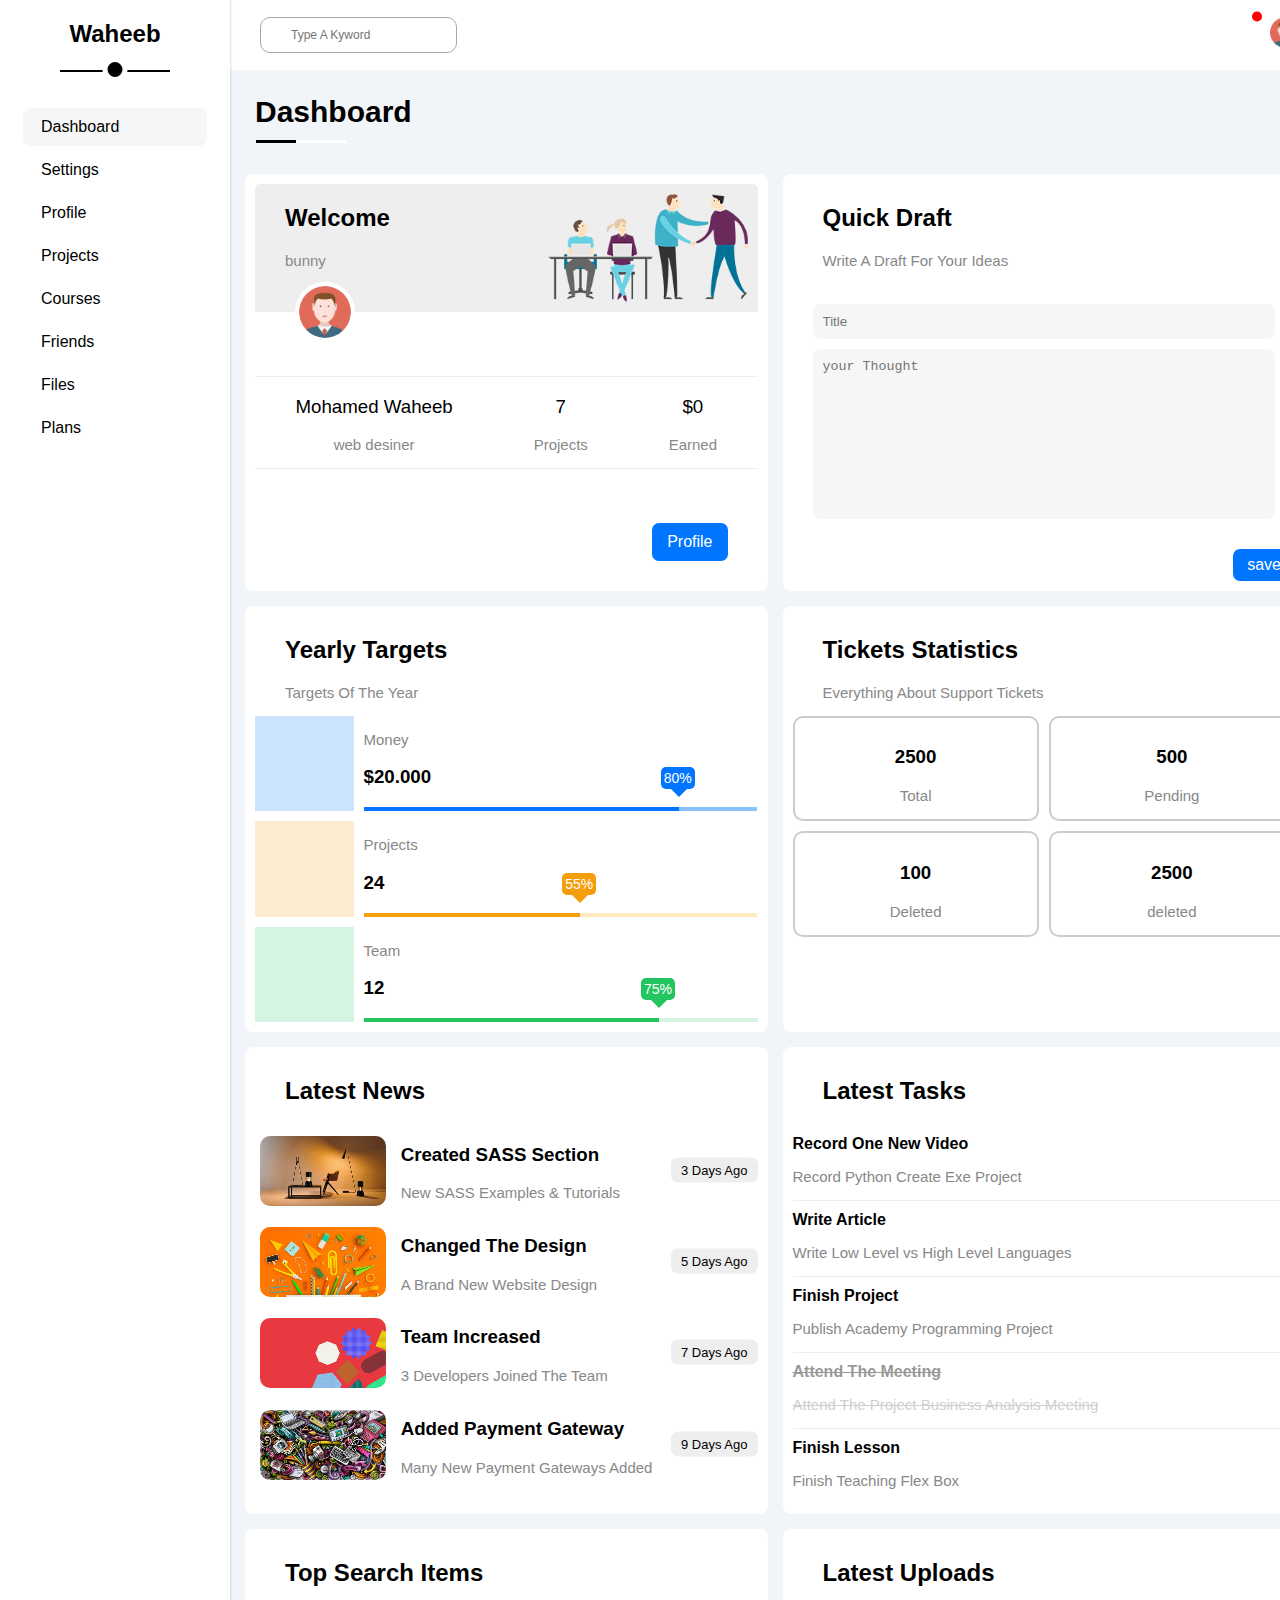
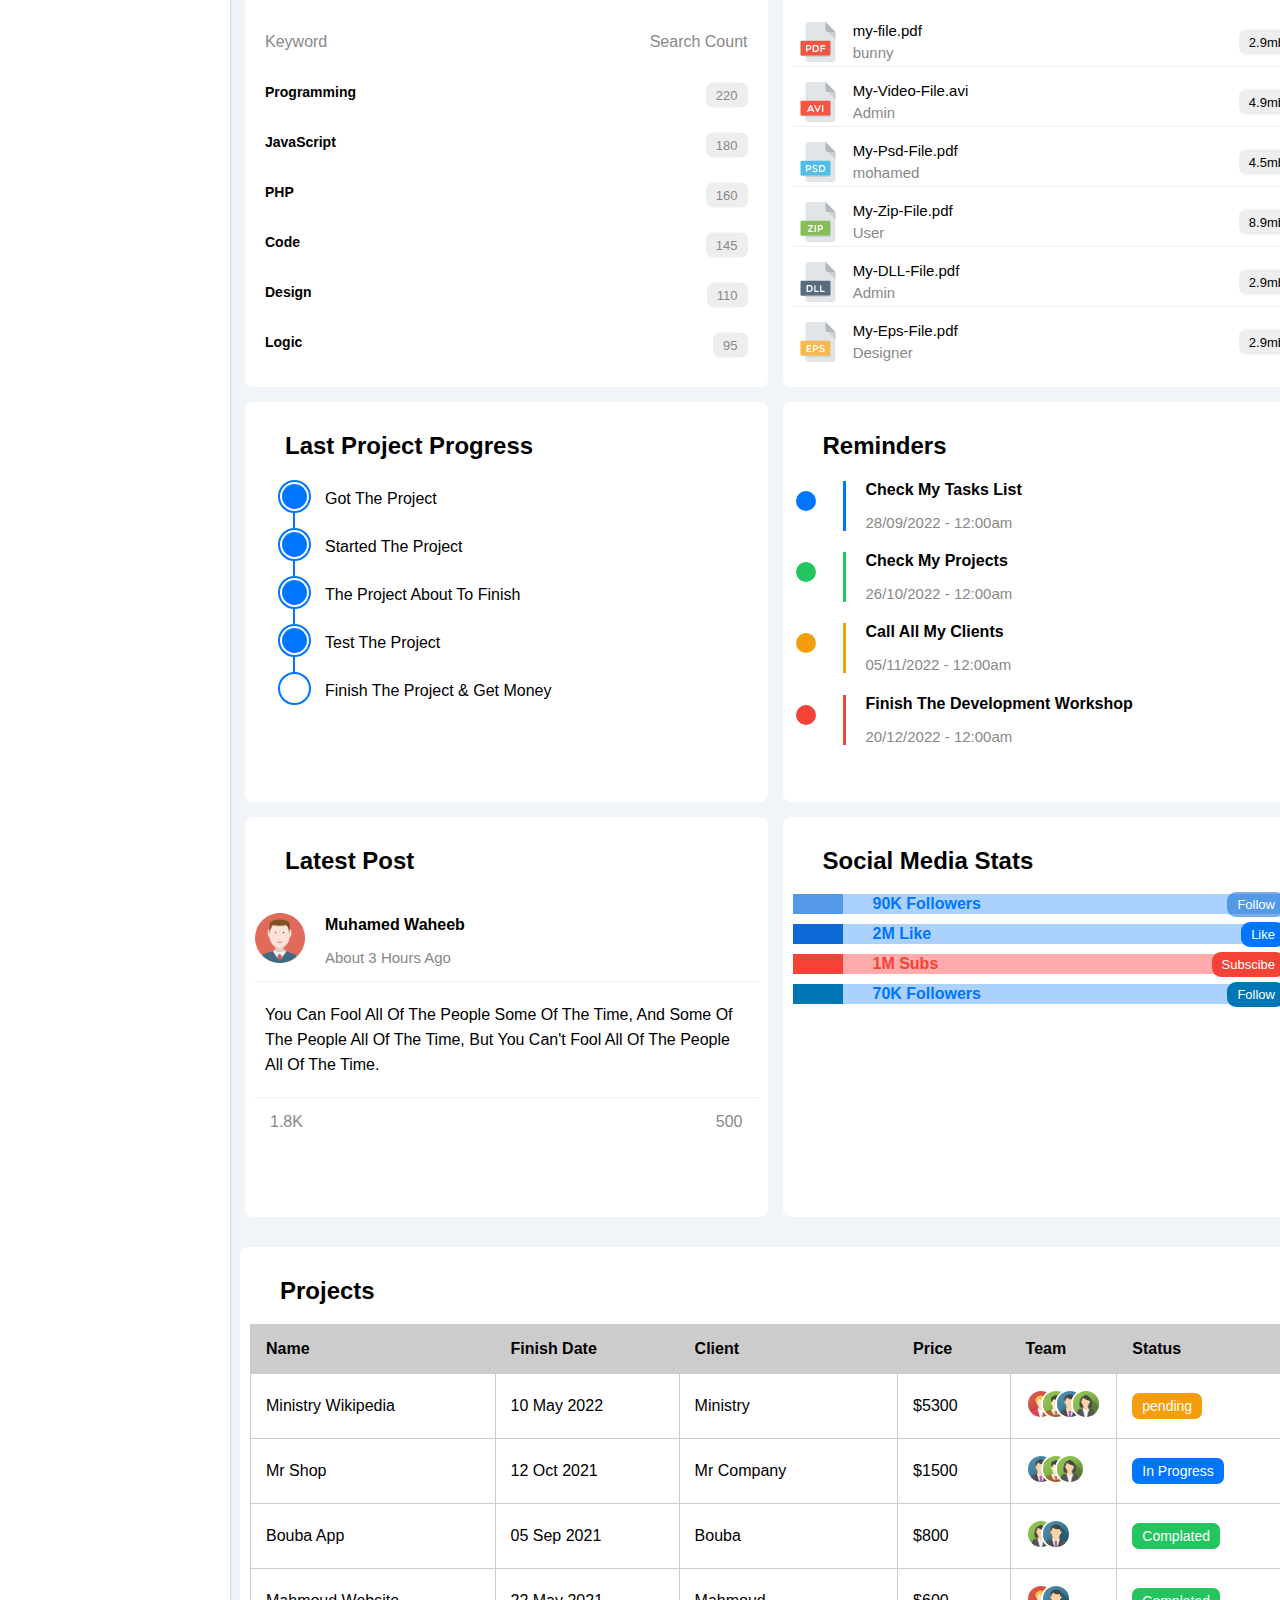
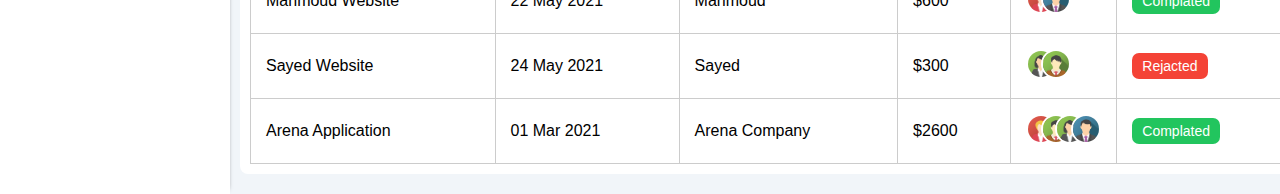
<file: index.html>
<!DOCTYPE html>
<html lang="en">

<head>
  <meta charset="UTF-8" />
  <meta http-equiv="X-UA-Compatible" content="IE=edge" />
  <meta name="viewport" content="width=device-width, initial-scale=1.0" />
  <link rel="stylesheet" href="master-file.css" />
  <link rel="stylesheet" href="https://cdnjs.cloudflare.com/ajax/libs/font-awesome/6.3.0/css/all.min.css"
    integrity="sha512-SzlrxWUlpfuzQ+pcUCosxcglQRNAq/DZjVsC0lE40xsADsfeQoEypE+enwcOiGjk/bSuGGKHEyjSoQ1zVisanQ=="
    crossorigin="anonymous" referrerpolicy="no-referrer" />

  <title>dashboard</title>
</head>

<body>
  <main class="continer">

    <aside>
      <h2>Waheeb</h2>
      <ul class="main-asidebar">
        <li>
          <a href="index.html"><i class="fa-regular fa-chart-bar fa-fw me1"></i></a> <a href="index.html"> Dashboard</a>
        </li>
        <li>
          <a href="setings.html"><i class="fa-solid fa-gear fa-fw me1"></i> </a><a href="setings.html"> Settings</a>
        </li>
        <li>
          <a href="Profile.html"><i class="fa-regular fa-user fa-fw me1"></i></a> <a href="Profile.html"> Profile</a>
        </li>
        <li>
          <a href="Projects.html"><i class="fa-solid fa-diagram-project fa-fw me1"></i></a> <a href="Projects.html">
            Projects</a>
        </li>
        <li>
          <a href="Courses.html"><i class="fa-solid fa-graduation-cap fa-fw me1"></i></a> <a href="Courses.html">
            Courses</a>
        </li>
        <li>
          <a href="Friends.html"><i class="fa-regular fa-circle-user fa-fw me1"></i></a> <a href="Friends.html">
            Friends</a>
        </li>
        <li>
          <a href="Files.html"><i class="fa-regular fa-file fa-fw me1"></i></a> <a href="Files.html"> Files</a>
        </li>
        <li>
          <a href="Plans.html"><i class="fa-regular fa-credit-card fa-fw me1"></i></a> <a href="Plans.html"> Plans</a>
        </li>
      </ul>
    </aside>

    <div class="main-head">
      <header>
        <label>
          <span class="search-icon"><i class="fa-solid fa-magnifying-glass"></i></span>
          <input type="search" name="search" placeholder="Type A Kyword" />
        </label>
        <div class="notifaction-avatar">
          <span class="noty"><i class="fa-regular fa-bell fa-lg"></i></span>
          <img src="img/avatar.png" alt="" />
        </div>
      </header>

      <section>
        <h1>Dashboard</h1>

        <main class="main-boxs dashboard-1">
          <!-- one -->
          <div class="main-box">
            <div class="user2">
              <div class="quick">
                <h2>Welcome</h2>
                <p>bunny</p>
              </div>
              <img src="img/welcome.png" alt="" class="welcom-png" />
            </div>
            <img src="img/avatar.png" alt="" class="user1" />
            <div class="user3">
              <div>
                <h3>Mohamed Waheeb</h3>
                <p>web desiner</p>
              </div>
              <div>
                <h3>7</h3>
                <p>Projects</p>
              </div>
              <div>
                <h3>$0</h3>
                <p>Earned</p>
              </div>
            </div>
            <a href="#" class="Profile">Profile</a>
          </div>
          <!-- two -->
          <div class="main-box">
            <div class="quick">
              <h2>Quick Draft</h2>
              <p>Write A Draft For Your Ideas</p>
            </div>

            <div class="areaa-text">
              <input type="text" placeholder="Title" />

              <textarea name="" id="" cols="10" rows="10" placeholder="your Thought"></textarea>
            </div>

            <div>
              <a href="#" class="save">save</a>
            </div>
          </div>
          <!-- three -->
          <div class="main-box">
            <div class="quick">
              <h2>Yearly Targets</h2>
              <p>Targets Of The Year</p>
            </div>

            <div class="all-three">
              <div class="box-icon">
                <i class="fa-solid fa-dollar-sign fa-lg c-blue"></i>
              </div>
              <div class="bab-money">
                <div>
                  <p>Money</p>
                  <h3>$20.000</h3>
                </div>
                <div class="baba-line">
                  <span class="line-color" style="width: 80%"></span>
                  <span class="line-opacty" style="width: 20%"></span>
                </div>
              </div>
            </div>

            <div class="all-three">
              <div class="box-icon orange">
                <i class="fa-solid fa-code fa-lg c-orange c-blue"></i>
              </div>
              <div class="bab-money">
                <div>
                  <p>Projects</p>
                  <h3>24</h2>
                </div>
                <div class="baba-line">
                  <span class="line-color line-orng" style="width: 55%"></span>
                  <span class="line-opacty line-orng2" style="width: 45%"></span>
                </div>
              </div>
            </div>

            <div class="all-three">
              <div class="box-icon box-greens">
                <i class="fa-solid fa-dollar-sign fa-lg greens c-blue"></i>
              </div>
              <div class="bab-money">
                <div>
                  <p>Team</p>
                  <h3>12</h3>
                </div>
                <div class="baba-line">
                  <span class="line-color line-grnn" style="width: 75%"></span>
                  <span class="line-opacty line-grnn2" style="width: 25%"></span>
                </div>
              </div>
            </div>
          </div>
          <!-- four -->
          <div class="main-box">
            <div class="quick">
              <h2>Tickets Statistics</h2>
              <p>Everything About Support Tickets</p>
            </div>

            <div class="all-total">
              <div class="main-total">
                <i class="fa-regular fa-rectangle-list fa-2x mb-10 c-orange"></i>
                <h3>2500</h3>
                <p>Total</p>
              </div>

              <div class="main-total">
                <i class="fa-solid fa-spinner fa-2x mb-10" style="color: #ccc"></i>
                <h3>500</h3>
                <p>Pending</p>
              </div>

              <div class="main-total">
                <i class="fa-regular fa-circle-check fa-2x mb-10 greens"></i>
                <h3>100</h3>
                <p>Deleted</p>
              </div>
              <div class="main-total">
                <i class="fa-regular fa-rectangle-xmark fa-2x mb-10 c-red"></i>
                <h3>2500</h3>
                <p>deleted</p>
              </div>
            </div>
          </div>
          <!-- five -->
          <div class="main-box">
            <div class="quick">
              <h2>Latest News</h2>
            </div>

            <div class="all-Tutorials">
              <div class="main-Tutorials">
                <img src="img/news-01.png" alt="" />

                <div class="Tutorials">
                  <h3>Created SASS Section</h3>
                  <p>New SASS Examples & Tutorials</p>
                </div>
                <h4>3 Days Ago</h4>
              </div>
              <div class="main-Tutorials">
                <img src="img/news-02.png" alt="" />

                <div class="Tutorials">
                  <h3>Changed The Design</h3>
                  <p>A Brand New Website Design</p>
                </div>
                <h4>5 Days Ago</h4>
              </div>
              <div class="main-Tutorials">
                <img src="img/news-03.png" alt="" />

                <div class="Tutorials">
                  <h3>Team Increased</h3>
                  <p>3 Developers Joined The Team</p>
                </div>
                <h4>7 Days Ago</h4>
              </div>
              <div class="main-Tutorials">
                <img src="img/news-04.png" alt="" />

                <div class="Tutorials">
                  <h3>Added Payment Gateway</h2>
                    <p>Many New Payment Gateways Added</p>
                </div>
                <h4>9 Days Ago</h4>
              </div>
            </div>
          </div>
          <!-- six -->
          <div class="main-box">
            <div class="quick">
              <h2>Latest Tasks</h2>
            </div>

            <div class="all-Tasks">
              <div class="main-Tasks">
                <div class="Tasks">
                  <h4>Record One New Video</h4>
                  <p>Record Python Create Exe Project</p>
                </div>

                <i class="fa-regular fa-trash-can delete-icon"></i>
              </div>
              <div class="main-Tasks">
                <div class="Tasks">
                  <h4>Write Article</h4>
                  <p>Write Low Level vs High Level Languages</p>
                </div>

                <i class="fa-regular fa-trash-can delete-icon"></i>
              </div>
              <div class="main-Tasks">
                <div class="Tasks">
                  <h4>Finish Project</h4>
                  <p>Publish Academy Programming Project</p>
                </div>

                <i class="fa-regular fa-trash-can delete-icon"></i>
              </div>
              <div class="main-Tasks">
                <div class="Tasks tasks1">
                  <h4>Attend The Meeting</h4>
                  <p>Attend The Project Business Analysis Meeting</p>
                </div>

                <i class="fa-regular fa-trash-can delete-icon delete-icon1"></i>
              </div>
              <div class="main-Tasks">
                <div class="Tasks">
                  <h4>Finish Lesson</h4>
                  <p>Finish Teaching Flex Box</p>
                </div>

                <i class="fa-regular fa-trash-can delete-icon"></i>
              </div>
            </div>
          </div>
          <!-- seven -->
          <div class="main-box">
            <div class="quick">
              <h2>Top Search Items</h2>
            </div>

            <div class="all-search">
              <div class="main-search">
                <div class="search-mn">
                  <h4>Keyword</h4>
                  <h4>Search Count</h4>
                </div>
                <div class="search-mn">
                  <h4>Programming</h4>
                  <p>220</p>
                </div>
                <div class="search-mn">
                  <h4>JavaScript</h4>
                  <p>180</p>
                </div>
                <div class="search-mn">
                  <h4>PHP</h4>
                  <p>160</p>
                </div>
                <div class="search-mn">
                  <h4>Code</h4>
                  <p>145</p>
                </div>
                <div class="search-mn">
                  <h4>Design</h4>
                  <p>110</p>
                </div>
                <div class="search-mn">
                  <h4>Logic</h4>
                  <p>95</p>
                </div>
              </div>
            </div>
          </div>
          <!-- eight -->
          <div class="main-box">
            <div class="quick">
              <h2>Latest Uploads</h2>
            </div>

            <div class="all-uploads">
              <div class="main-Tutorials uploads-a">
                <img src="img/pdf.svg" alt="" />

                <div class="file-pdf">
                  <h3>my-file.pdf</h3>
                  <p>bunny</p>
                </div>
                <h4>2.9mb</h4>
              </div>
              <div class="main-Tutorials uploads-a">
                <img src="img/avi.svg" alt="" />

                <div class="file-pdf">
                  <h3>My-Video-File.avi</h3>
                  <p>Admin</p>
                </div>
                <h4>4.9mb</h4>
              </div>
              <div class="main-Tutorials uploads-a">
                <img src="img/psd.svg" alt="" />

                <div class="file-pdf">
                  <h3>My-Psd-File.pdf</h3>
                  <p>mohamed</p>
                </div>
                <h4>4.5mb</h4>
              </div>
              <div class="main-Tutorials uploads-a">
                <img src="img/zip.svg" alt="" />

                <div class="file-pdf">
                  <h3>My-Zip-File.pdf</h3>
                  <p>User</p>
                </div>
                <h4>8.9mb</h4>
              </div>
              <div class="main-Tutorials uploads-a">
                <img src="img/dll.svg" alt="" />

                <div class="file-pdf">
                  <h3>My-DLL-File.pdf</h3>
                  <p>Admin</p>
                </div>
                <h4>2.9mb</h4>
              </div>
              <div class="main-Tutorials uploads-a">
                <img src="img/eps.svg" alt="" />

                <div class="file-pdf">
                  <h3>My-Eps-File.pdf</h3>
                  <p>Designer</p>
                </div>
                <h4>2.9mb</h4>
              </div>
            </div>
          </div>
          <!-- nine -->
          <div class="main-box">
            <div class="quick">
              <h2>Last Project Progress</h2>
            </div>
            <ul class="all-Progress">
              <li>Got The Project</li>
              <li>Started The Project</li>
              <li>The Project About To Finish</li>
              <li>Test The Project</li>
              <li>Finish The Project & Get Money</li>
            </ul>

          </div>
          <!-- eight -->
          <div class="main-box">
            <div class="quick">
              <h2>Reminders</h2>
            </div>
            <div class="reminder-all">
              <h4>Check My Tasks List</h4>
              <p>28/09/2022 - 12:00am</p>
            </div>
            <div class="reminder-all">
              <h4>Check My Projects</h4>
              <p>26/10/2022 - 12:00am</p>
            </div>
            <div class="reminder-all">
              <h4>Call All My Clients</h4>
              <p>05/11/2022 - 12:00am</p>
            </div>
            <div class="reminder-all">
              <h4>Finish The Development Workshop</h4>
              <p>20/12/2022 - 12:00am</p>
            </div>

          </div>
          <!-- ten -->
          <div class="main-box">
            <div class="quick">
              <h2>Latest Post</h2>
            </div>
            <div class="list-task">
              <img src="img/avatar.png" alt="">
              <div class="">
                <h4>Muhamed Waheeb</h4>
                <p>About 3 Hours Ago</p>
              </div>
            </div>
            <p class="you-can">You Can Fool All Of The People Some Of The Time, And
              Some Of The People All Of The Time, But You Can't
              Fool All Of The People All Of The Time.</p>
            <div class="list-task i-spa">
              <div>
                <i class="fa-regular fa-heart"></i>
                <span>1.8K</span>
              </div>
              <div>
                <i class="fa-regular fa-comments"></i>
                <span>500</span>
              </div>
            </div>

          </div>
          <!-- eleven -->
          <div class="main-box">
            <div class="quick">
              <h2>Social Media Stats</h2>
            </div>

            <div class="list-task media-all">
              <div class="back-social">
                <i class="fa-brands fa-twitter fa-2x c-white h-full center-flex"></i>

              </div>
              <h4>90K Followers</h4>
              <a href="#" class="help">Follow</a>
            </div>
            <div class="list-task media-all ico1">
              <div class="back-social">
                <i class="fa-brands fa-facebook-f fa-2x c-white h-full center-flex"></i>
              </div>
              <h4>2M Like</h4>
              <a href="#">Like</a>
            </div>
            <div class="list-task media-all ico2">
              <div class="back-social">
                <i class="fa-brands fa-youtube fa-2x c-white h-full center-flex"></i>

              </div>
              <h4>1M Subs</h4>
              <a href="#">Subscibe</a>
            </div>
            <div class="list-task media-all ico3">
              <div class="back-social">
                <i class="fa-brands fa-linkedin fa-2x c-white h-full center-flex"></i>

              </div>
              <h4>70K Followers</h4>
              <a href="#">Follow</a>
            </div>


          </div>
        </main>

        
        <main class="main-boxs main-table">
  <!-- <table> -->
    <div class="main-box table-all">
      <div class="quick">
        <h2>Projects</h2>
      </div>

      <table class="response-table">
        <thead>
          <tr>
            <td>Name</td>
            <td>Finish Date</td>
            <td>Client</td>
            <td>Price</td>
            <td>Team</td>
            <td>Status</td>
          </tr>
        </thead>
        <tbody>
          <tr>
            <td>Ministry Wikipedia</td>
            <td>10 May 2022</td>
            <td>Ministry</td>
            <td>$5300</td>
            <td class="all-img-td">
              <img src="img/team-05.png" alt="">
              <img src="img/team-03.png" alt="" class="img-td1">
              <img src="img/team-01.png" alt="" class="img-td2">
              <img src="img/team-02.png" alt="" class="img-td3">
            </td>
            <td><a href="" class="but-td pend-bt">pending</a></td>
          </tr>
          <tr>
            <td>Mr Shop</td>
            <td>12 Oct 2021</td>
            <td>Mr Company</td>
            <td>$1500</td>
            <td class="all-img-td">
              <img src="img/team-01.png" alt="">
              <img src="img/team-03.png" alt="" class="img-td1">
              <img src="img/team-02.png" alt="" class="img-td2">
            </td>
            <td><a href="" class="but-td prog-bt">In Progress</a></td>
          </tr>
          <tr>
            <td>Bouba App</td>
            <td>05 Sep 2021</td>
            <td>Bouba</td>
            <td>$800</td>
            <td class="all-img-td">
              <img src="img/team-02.png" alt="">
              <img src="img/team-01.png" alt="" class="img-td1">
            </td>
            <td><a href="" class="but-td">Complated</a></td>
          </tr>
          <tr>
            <td>Mahmoud Website</td>
            <td>22 May 2021</td>
            <td>Mahmoud</td>
            <td>$600</td>
            <td class="all-img-td">
              <img src="img/team-05.png" alt="">
              <img src="img/team-01.png" alt="" class="img-td1">
            </td>
            <td><a href="" class="but-td">Complated</a></td>
          </tr>
          <tr>
            <td>Sayed Website</td>
            <td>24 May 2021</td>
            <td>Sayed</td>
            <td>$300</td>
            <td class="all-img-td">
              <img src="img/team-02.png" alt="">
              <img src="img/team-03.png" alt="" class="img-td1">
            </td>
            <td><a href="" class="but-td reject-bt">Rejacted</a></td>
          </tr>
          <tr>
            <td>Arena Application</td>
            <td>01 Mar 2021</td>
            <td>Arena Company</td>
            <td>$2600</td>
            <td class="all-img-td">
              <img src="img/team-05.png" alt="">
              <img src="img/team-03.png" alt="" class="img-td1">
              <img src="img/team-02.png" alt="" class="img-td2">
              <img src="img/team-01.png" alt="" class="img-td3">
            </td>
            <td><a href="" class="but-td">Complated</a></td>
          </tr>
        </tbody>
      </table>






    </div>
  </main>



      </section>

    </div>


  </main>
</body>

</html>
</file>
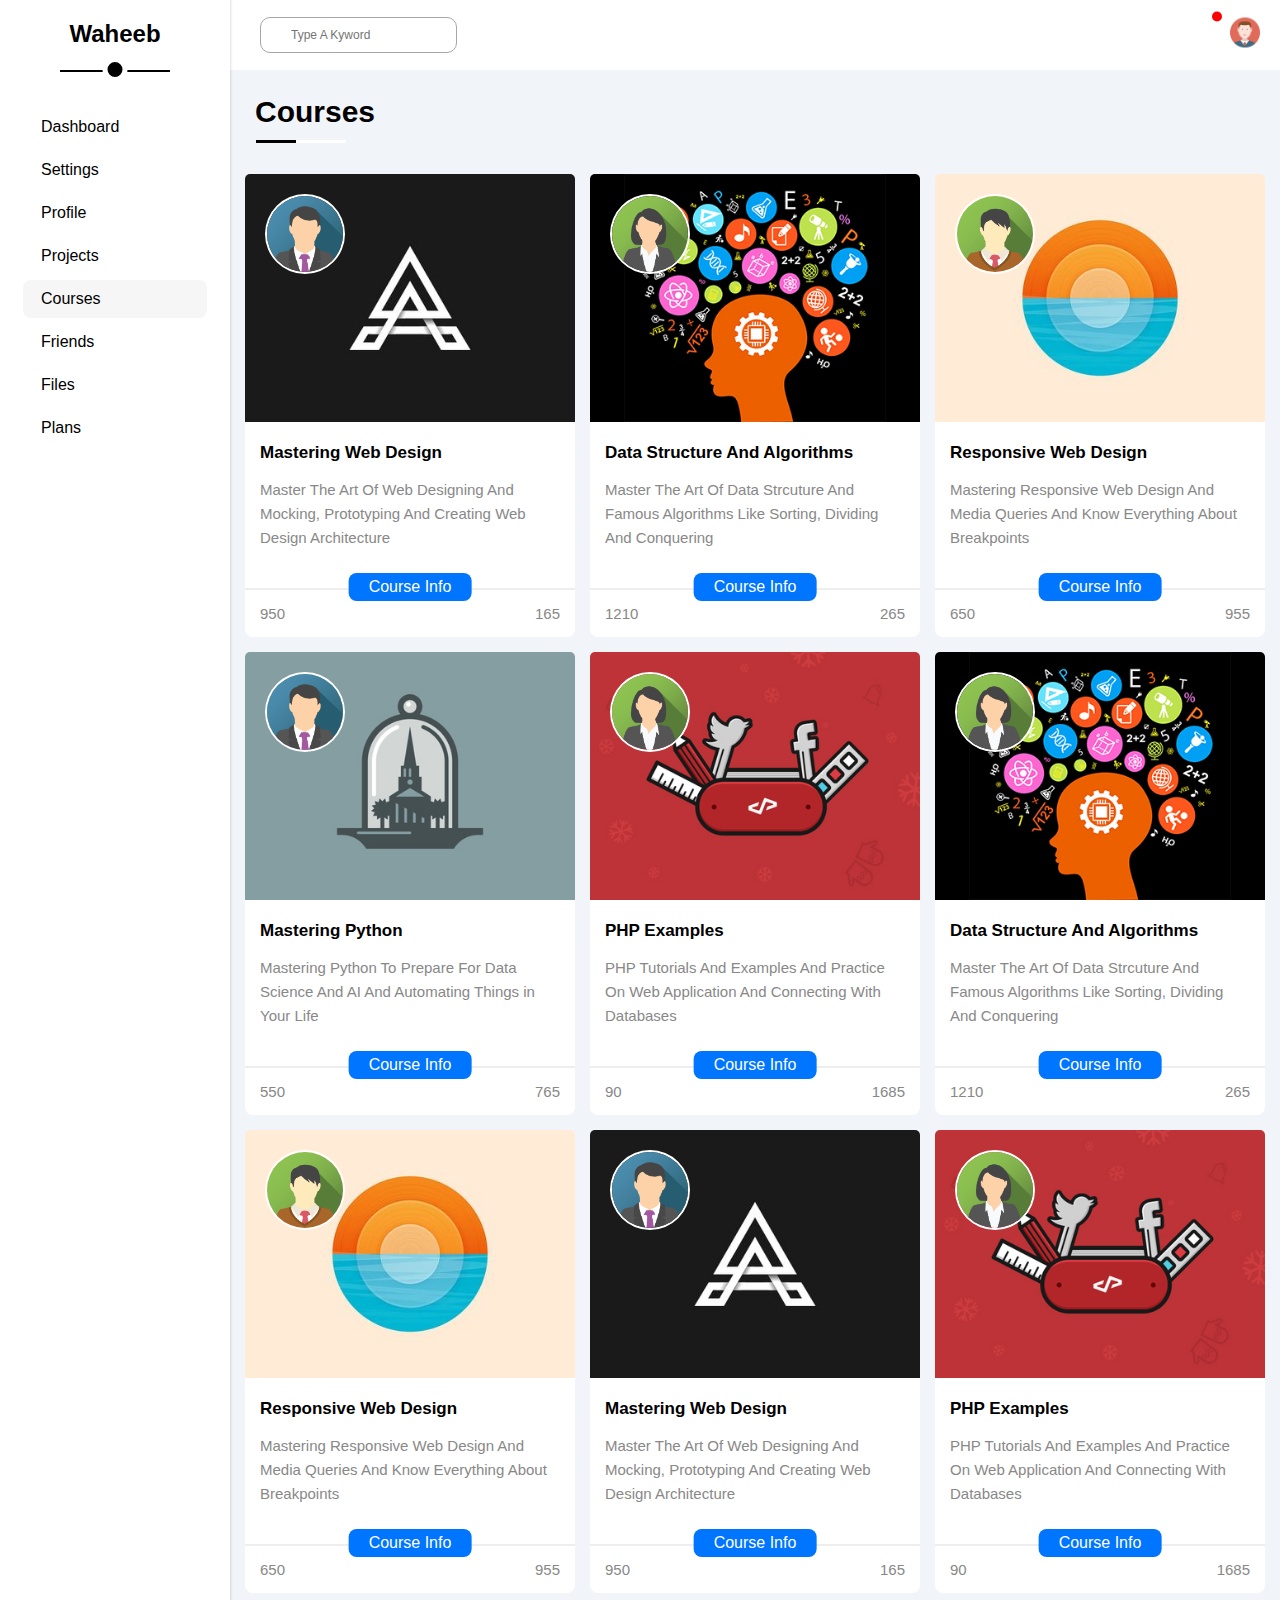
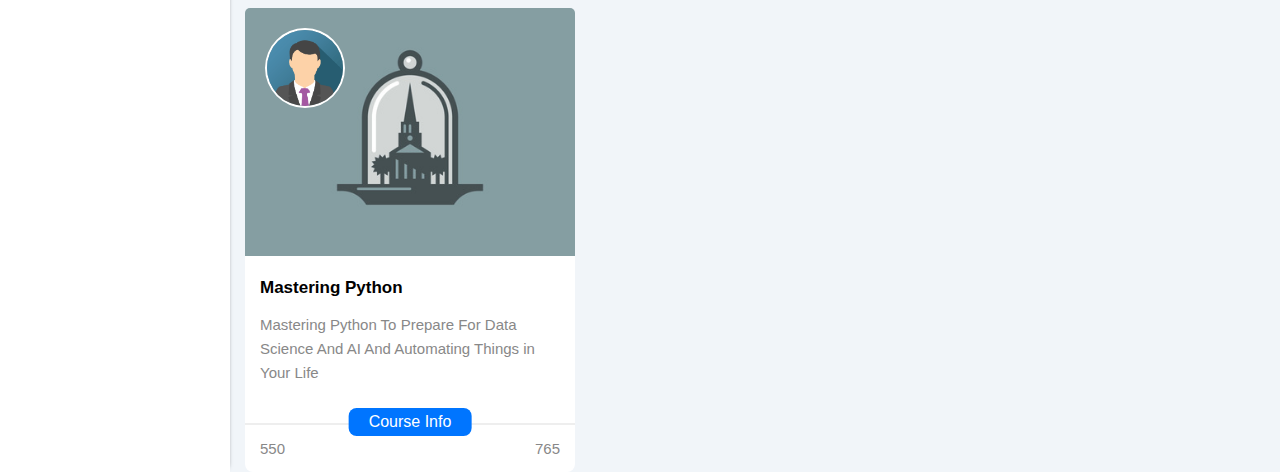
<file: Courses.html>
<!DOCTYPE html>
<html lang="en">

<head>
  <meta charset="UTF-8" />
  <meta http-equiv="X-UA-Compatible" content="IE=edge" />
  <meta name="viewport" content="width=device-width, initial-scale=1.0" />
  <link rel="stylesheet" href="master-file.css" />
  <link rel="stylesheet" href="https://cdnjs.cloudflare.com/ajax/libs/font-awesome/6.3.0/css/all.min.css"
    integrity="sha512-SzlrxWUlpfuzQ+pcUCosxcglQRNAq/DZjVsC0lE40xsADsfeQoEypE+enwcOiGjk/bSuGGKHEyjSoQ1zVisanQ=="
    crossorigin="anonymous" referrerpolicy="no-referrer" />

  <title>Courses</title>
</head>

<body>
  <main class="continer">

    <aside>
      <h2>Waheeb</h2>
      <ul class="main-asidebar set-1 pro2 pro-3 cours-5">
        <li>
          <a href="index.html"><i class="fa-regular fa-chart-bar fa-fw me1"></i></a> <a href="index.html">
            Dashboard</a>
        </li>
        <li>
          <a href="setings.html"><i class="fa-solid fa-gear fa-fw me1"></i> </a><a href="setings.html">
            Settings</a>
        </li>
        <li class="sting-2">
          <a href="Profile.html"><i class="fa-regular fa-user fa-fw me1"></i></a> <a href="Profile.html">
            Profile</a>
        </li>
        <li class="proge-1">
          <a href="Projects.html"><i class="fa-solid fa-diagram-project fa-fw me1"></i></a> <a href="Projects.html">
            Projects</a>
        </li>
        <li class="cours-1">
          <a href="Courses.html"><i class="fa-solid fa-graduation-cap fa-fw me1"></i></a> <a href="Courses.html">
            Courses</a>
        </li>
        <li>
          <a href="Friends.html"><i class="fa-regular fa-circle-user fa-fw me1"></i></a> <a href="Friends.html">
            Friends</a>
        </li>
        <li>
          <a href="Files.html"><i class="fa-regular fa-file fa-fw me1"></i></a> <a href="Files.html">
            Files</a>
        </li>
        <li>
          <a href="Plans.html"><i class="fa-regular fa-credit-card fa-fw me1"></i></a> <a href="Plans.html">
            Plans</a>
        </li>
      </ul>
    </aside>

    <div class="main-head">
      <header>
        <div>
          <span class="search-icon"><i class="fa-solid fa-magnifying-glass"></i></span>
          <input type="search" name="search" placeholder="Type A Kyword" />
        </div>
        <div class="notifaction-avatar">
          <span class="noty"><i class="fa-regular fa-bell fa-lg"></i></span>
          <img src="img/avatar.png" alt="" />
        </div>
      </header>

      <section>
        <h1>Courses</h1>

        <main class="main-boxs courses-man dashboard-1 ">

          <!-- one -->
          <div class="main-box main-courses">
            <img src="img/course-01.jpg" alt="">
            <img class="user-1" src="img/team-01.png" alt="">

          <div class="mastring">
              <h4>Mastering Web Design</h4>
              <p>Master The Art Of Web Designing And Mocking, Prototyping And Creating Web Design Architecture</p>
              <a href="#" class="pof0">Course Info</a>
          </div>

          <div class="dolar-2">
            <p><i class="fa-solid fa-dollar-sign"></i> 950</p>
            <p><i class="fa-solid fa-dollar-sign"></i> 165</p>
          </div>

          </div>
          <!-- two -->
<div class="main-box main-courses">
            <img src="img/course-02.jpg" alt="">
            <img class="user-1" src="img/team-02.png" alt="">

          <div class="mastring">
              <h4>Data Structure And Algorithms
              </h4>
              <p>Master The Art Of Data Strcuture And Famous Algorithms Like Sorting, Dividing And Conquering</p>
              <a href="#" class="pof0">Course Info</a>
          </div>
          
          <div class="dolar-2">
            <p><i class="fa-solid fa-dollar-sign"></i> 1210</p>
            <p><i class="fa-solid fa-dollar-sign"></i> 265</p>
          </div>

          </div>
          <!-- three -->
          <div class="main-box main-courses">
            <img src="img/course-03.jpg" alt="">
            <img class="user-1" src="img/team-03.png" alt="">

          <div class="mastring">
              <h4>Responsive Web Design</h4>
              <p>Mastering Responsive Web Design And Media Queries And Know Everything About Breakpoints</p>
              <a href="#" class="pof0">Course Info</a>
          </div>
          
          <div class="dolar-2">
            <p><i class="fa-solid fa-dollar-sign"></i> 650</p>
            <p><i class="fa-solid fa-dollar-sign"></i> 955</p>
          </div>

          </div>
          <!-- four -->
          <div class="main-box main-courses">
            <img src="img/course-04.jpg" alt="">
            <img class="user-1" src="img/team-01.png" alt="">

          <div class="mastring">
              <h4>Mastering Python</h4>
              <p>Mastering Python To Prepare For Data Science And AI And Automating Things in Your Life</p>
              <a href="#" class="pof0">Course Info</a>
          </div>
          
          <div class="dolar-2">
            <p><i class="fa-solid fa-dollar-sign"></i> 550</p>
            <p><i class="fa-solid fa-dollar-sign"></i> 765</p>
          </div>

          </div>
          <!-- five -->
          <div class="main-box main-courses">
            <img src="img/course-05.jpg" alt="">
            <img class="user-1" src="img/team-02.png" alt="">

          <div class="mastring">
              <h4>PHP Examples</h4>
              <p>PHP Tutorials And Examples And Practice On Web Application And Connecting With Databases</p>
              <a href="#" class="pof0">Course Info</a>
          </div>
          
          <div class="dolar-2">
            <p><i class="fa-solid fa-dollar-sign"></i> 90</p>
            <p><i class="fa-solid fa-dollar-sign"></i> 1685</p>
          </div>

          </div>
          <!-- six -->
          <div class="main-box main-courses">
            <img src="img/course-02.jpg" alt="">
            <img class="user-1" src="img/team-02.png" alt="">

          <div class="mastring">
              <h4>Data Structure And Algorithms
              </h4>
              <p>Master The Art Of Data Strcuture And Famous Algorithms Like Sorting, Dividing And Conquering</p>
              <a href="#" class="pof0">Course Info</a>
          </div>
          
          <div class="dolar-2">
            <p><i class="fa-solid fa-dollar-sign"></i> 1210</p>
            <p><i class="fa-solid fa-dollar-sign"></i> 265</p>
          </div>

          </div>
          <!-- sevev -->
          <div class="main-box main-courses">
            <img src="img/course-03.jpg" alt="">
            <img class="user-1" src="img/team-03.png" alt="">

          <div class="mastring">
              <h4>Responsive Web Design</h4>
              <p>Mastering Responsive Web Design And Media Queries And Know Everything About Breakpoints</p>
              <a href="#" class="pof0">Course Info</a>
          </div>
          
          <div class="dolar-2">
            <p><i class="fa-solid fa-dollar-sign"></i> 650</p>
            <p><i class="fa-solid fa-dollar-sign"></i> 955</p>
          </div>

          </div>
          <!-- eight -->
          <div class="main-box main-courses">
            <img src="img/course-01.jpg" alt="">
            <img class="user-1" src="img/team-01.png" alt="">

          <div class="mastring">
              <h4>Mastering Web Design</h4>
              <p>Master The Art Of Web Designing And Mocking, Prototyping And Creating Web Design Architecture</p>
              <a href="#" class="pof0">Course Info</a>
          </div>

          <div class="dolar-2">
            <p><i class="fa-solid fa-dollar-sign"></i> 950</p>
            <p><i class="fa-solid fa-dollar-sign"></i> 165</p>
          </div>

          </div>
          <!-- nine -->
          <div class="main-box main-courses">
            <img src="img/course-05.jpg" alt="">
            <img class="user-1" src="img/team-02.png" alt="">

          <div class="mastring">
              <h4>PHP Examples</h4>
              <p>PHP Tutorials And Examples And Practice On Web Application And Connecting With Databases</p>
              <a href="#" class="pof0">Course Info</a>
          </div>
          
          <div class="dolar-2">
            <p><i class="fa-solid fa-dollar-sign"></i> 90</p>
            <p><i class="fa-solid fa-dollar-sign"></i> 1685</p>
          </div>

          </div>
          <!-- ten -->
          <div class="main-box main-courses">
            <img src="img/course-04.jpg" alt="">
            <img class="user-1" src="img/team-01.png" alt="">

          <div class="mastring">
              <h4>Mastering Python</h4>
              <p>Mastering Python To Prepare For Data Science And AI And Automating Things in Your Life</p>
              <a href="#" class="pof0">Course Info</a>
          </div>
          
          <div class="dolar-2">
            <p><i class="fa-solid fa-dollar-sign"></i> 550</p>
            <p><i class="fa-solid fa-dollar-sign"></i> 765</p>
          </div>

          </div>



        </main>
      </section>
</body>

</html>
</file>
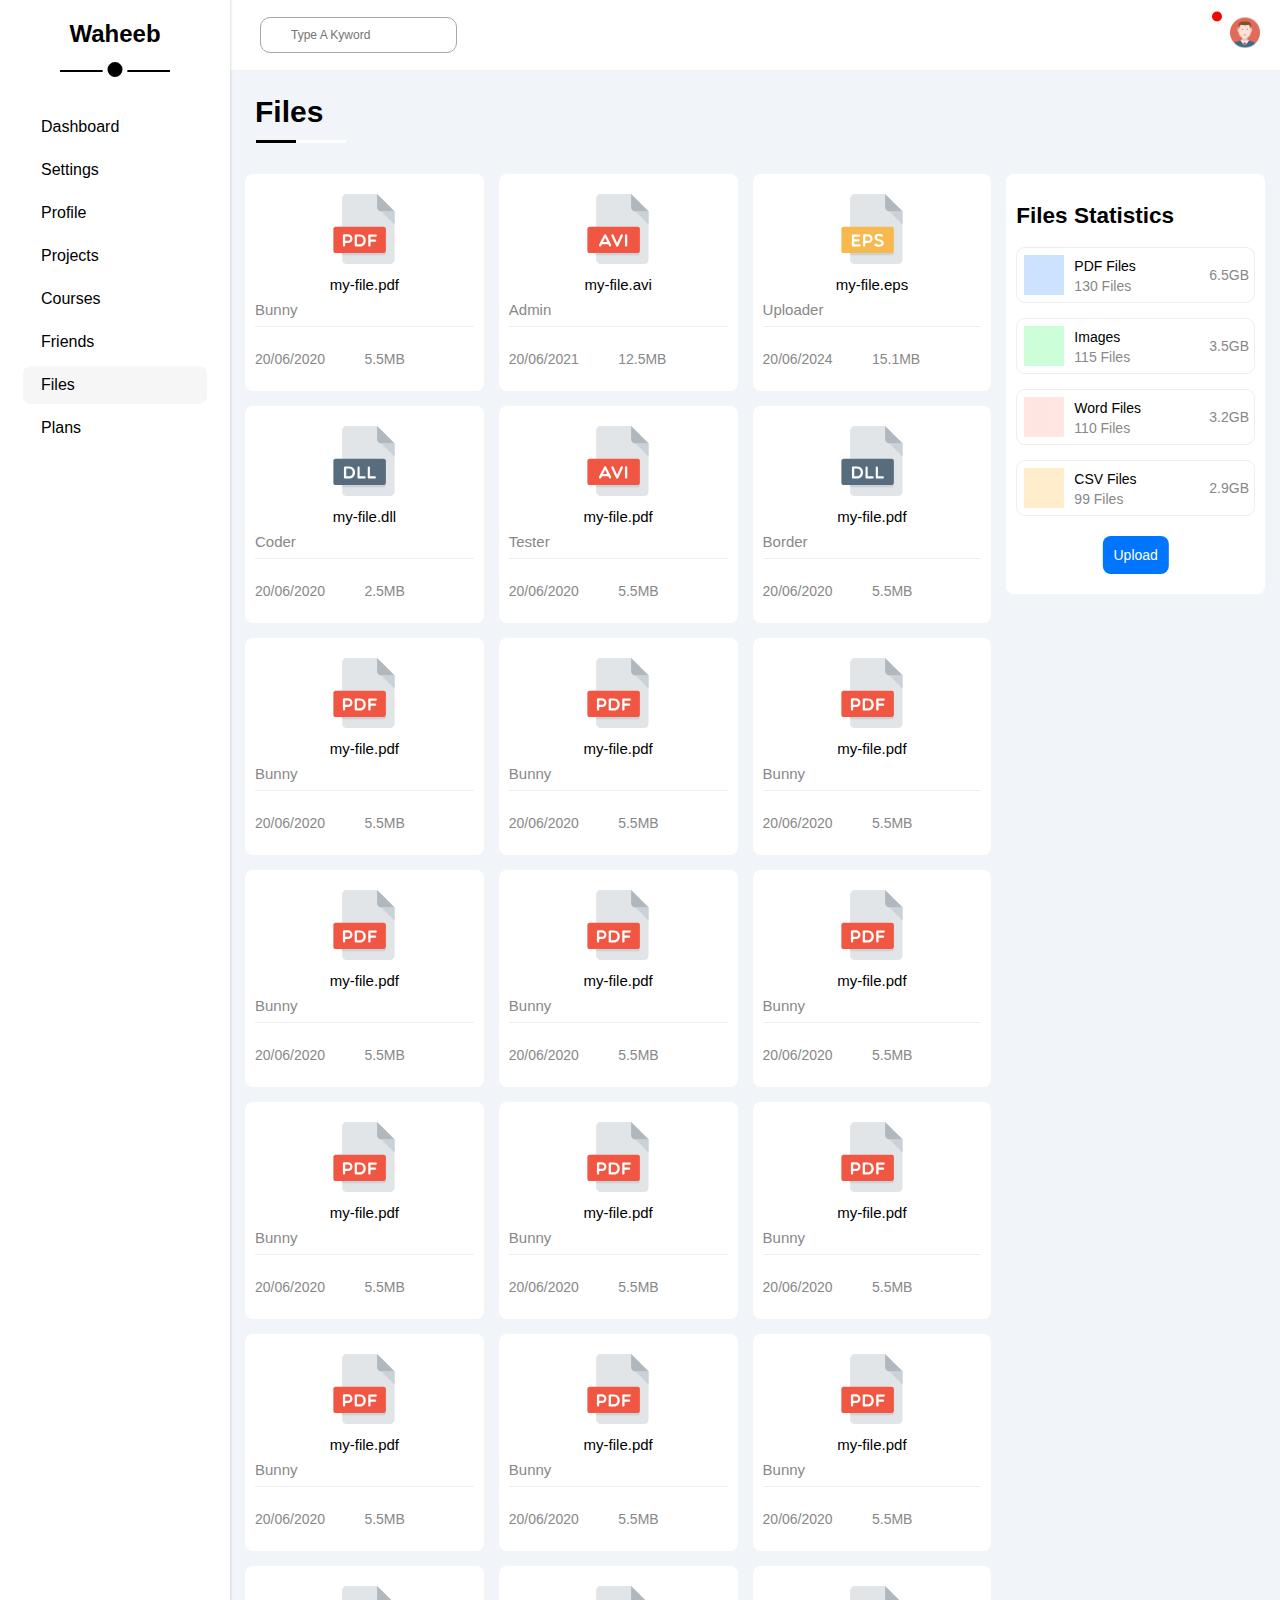
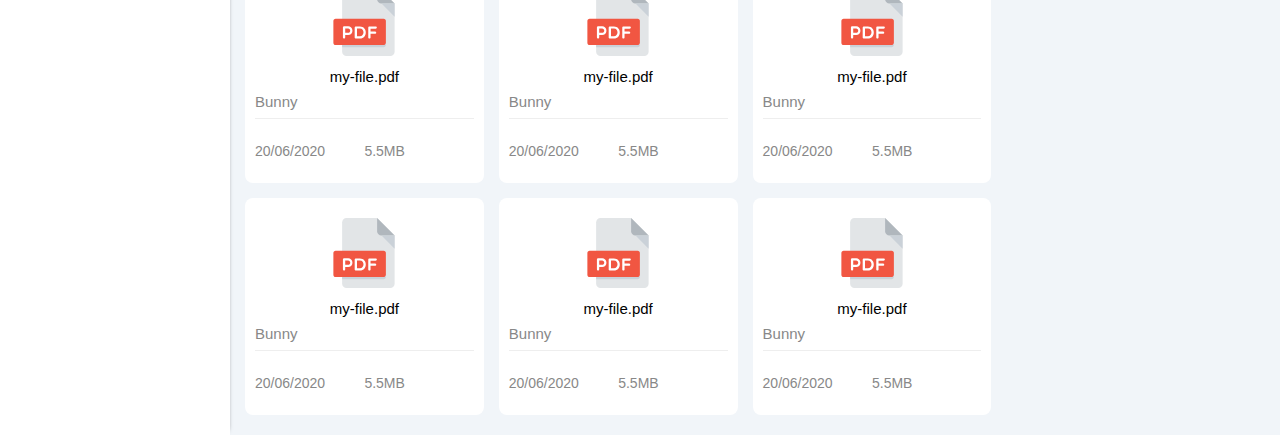
<file: Files.html>
<!DOCTYPE html>
<html lang="en">

<head>
  <meta charset="UTF-8" />
  <meta http-equiv="X-UA-Compatible" content="IE=edge" />
  <meta name="viewport" content="width=device-width, initial-scale=1.0" />
  <link rel="stylesheet" href="master-file.css" />
  <link rel="stylesheet" href="https://cdnjs.cloudflare.com/ajax/libs/font-awesome/6.3.0/css/all.min.css"
    integrity="sha512-SzlrxWUlpfuzQ+pcUCosxcglQRNAq/DZjVsC0lE40xsADsfeQoEypE+enwcOiGjk/bSuGGKHEyjSoQ1zVisanQ=="
    crossorigin="anonymous" referrerpolicy="no-referrer" />

  <title>Files</title>
</head>

<body>
  <main class="continer">

    <aside>
      <h2>Waheeb</h2>
      <ul class="main-asidebar set-1 pro2 pro-3 cours-5 frind-6 file-7">
        <li>
          <a href="index.html"><i class="fa-regular fa-chart-bar fa-fw me1"></i></a> <a href="index.html">
            Dashboard</a>
        </li>
        <li>
          <a href="setings.html"><i class="fa-solid fa-gear fa-fw me1"></i> </a><a href="setings.html">
            Settings</a>
        </li>
        <li class="sting-2">
          <a href="Profile.html"><i class="fa-regular fa-user fa-fw me1"></i></a> <a href="Profile.html">
            Profile</a>
        </li>
        <li class="proge-1">
          <a href="Projects.html"><i class="fa-solid fa-diagram-project fa-fw me1"></i></a> <a href="Projects.html">
            Projects</a>
        </li>
        <li class="cours-1">
          <a href="Courses.html"><i class="fa-solid fa-graduation-cap fa-fw me1"></i></a> <a href="Courses.html">
            Courses</a>
        </li>
        <li class="frind-66">
          <a href="Friends.html"><i class="fa-regular fa-circle-user fa-fw me1"></i></a> <a href="Friends.html">
            Friends</a>
        </li>
        <li class="file-77">
          <a href="Files.html"><i class="fa-regular fa-file fa-fw me1"></i></a> <a href="Files.html">
            Files</a>
        </li>
        <li>
          <a href="Plans.html"><i class="fa-regular fa-credit-card fa-fw me1"></i></a> <a href="Plans.html">
            Plans</a>
        </li>
      </ul>
    </aside>

    <div class="main-head">
      <header>
        <div>
          <span class="search-icon"><i class="fa-solid fa-magnifying-glass"></i></span>
          <input type="search" name="search" placeholder="Type A Kyword" />
        </div>
        <div class="notifaction-avatar">
          <span class="noty"><i class="fa-regular fa-bell fa-lg"></i></span>
          <img src="img/avatar.png" alt="" />
        </div>
      </header>

      <section>
        <h1>Files
        </h1>

        <div class="alll-foli">
          <main class="main-boxs file-man">

            <!-- one -->
            <div class="main-box file-m">
              <div class="contact">
                <i class="fa-solid fa-download c-grey p-absolute"></i>
              </div>

              <div class="my-filepdf part-1">
                <img src="img/pdf.svg" alt="">
                <h4>my-file.pdf</h4>
                <p>Bunny</p>
              </div>


              <div class="dolar-2 part-3 mb-fil">
                <p>20/06/2020</p>
                <p>5.5MB</p>
              </div>
            </div>
            <!-- two -->
            <div class="main-box file-m">
              <div class="contact">
                <i class="fa-solid fa-download c-grey p-absolute"></i>
              </div>

              <div class="my-filepdf part-1">
                <img src="img/avi.svg" alt="">
                <h4>my-file.avi</h4>
                <p>Admin</p>
              </div>


              <div class="dolar-2 part-3 mb-fil">
                <p>20/06/2021</p>
                <p>12.5MB</p>
              </div>
            </div>
            <!-- three -->
            <div class="main-box file-m">
              <div class="contact">
                <i class="fa-solid fa-download c-grey p-absolute"></i>
              </div>

              <div class="my-filepdf part-1">
                <img src="img/eps.svg" alt="">
                <h4>my-file.eps
                </h4>
                <p>Uploader</p>
              </div>


              <div class="dolar-2 part-3 mb-fil">
                <p>20/06/2024</p>
                <p>15.1MB</p>
              </div>
            </div>
            <!-- four -->
            <div class="main-box file-m">
              <div class="contact">
                <i class="fa-solid fa-download c-grey p-absolute"></i>
              </div>

              <div class="my-filepdf part-1">
                <img src="img/dll.svg" alt="">
                <h4>my-file.dll</h4>
                <p>Coder</p>
              </div>


              <div class="dolar-2 part-3 mb-fil">
                <p>20/06/2020</p>
                <p>2.5MB</p>
              </div>
            </div>
            <!-- five -->
            <div class="main-box file-m">
              <div class="contact">
                <i class="fa-solid fa-download c-grey p-absolute"></i>
              </div>

              <div class="my-filepdf part-1">
                <img src="img/avi.svg" alt="">
                <h4>my-file.pdf</h4>
                <p>Tester</p>
              </div>


              <div class="dolar-2 part-3 mb-fil">
                <p>20/06/2020</p>
                <p>5.5MB</p>
              </div>
            </div>
            <!-- six -->
            <div class="main-box file-m">
              <div class="contact">
                <i class="fa-solid fa-download c-grey p-absolute"></i>
              </div>

              <div class="my-filepdf part-1">
                <img src="img/dll.svg" alt="">
                <h4>my-file.pdf</h4>
                <p>Border</p>
              </div>


              <div class="dolar-2 part-3 mb-fil">
                <p>20/06/2020</p>
                <p>5.5MB</p>
              </div>
            </div>
            <!-- two -->
            <div class="main-box file-m">
              <div class="contact">
                <i class="fa-solid fa-download c-grey p-absolute"></i>
              </div>

              <div class="my-filepdf part-1">
                <img src="img/pdf.svg" alt="">
                <h4>my-file.pdf</h4>
                <p>Bunny</p>
              </div>


              <div class="dolar-2 part-3 mb-fil">
                <p>20/06/2020</p>
                <p>5.5MB</p>
              </div>
            </div>
            <!-- two -->
            <div class="main-box file-m">
              <div class="contact">
                <i class="fa-solid fa-download c-grey p-absolute"></i>
              </div>

              <div class="my-filepdf part-1">
                <img src="img/pdf.svg" alt="">
                <h4>my-file.pdf</h4>
                <p>Bunny</p>
              </div>


              <div class="dolar-2 part-3 mb-fil">
                <p>20/06/2020</p>
                <p>5.5MB</p>
              </div>
            </div>
            <!-- one -->
            <div class="main-box file-m">
              <div class="contact">
                <i class="fa-solid fa-download c-grey p-absolute"></i>
              </div>

              <div class="my-filepdf part-1">
                <img src="img/pdf.svg" alt="">
                <h4>my-file.pdf</h4>
                <p>Bunny</p>
              </div>


              <div class="dolar-2 part-3 mb-fil">
                <p>20/06/2020</p>
                <p>5.5MB</p>
              </div>
            </div>
            <!-- two -->
            <div class="main-box file-m">
              <div class="contact">
                <i class="fa-solid fa-download c-grey p-absolute"></i>
              </div>

              <div class="my-filepdf part-1">
                <img src="img/pdf.svg" alt="">
                <h4>my-file.pdf</h4>
                <p>Bunny</p>
              </div>


              <div class="dolar-2 part-3 mb-fil">
                <p>20/06/2020</p>
                <p>5.5MB</p>
              </div>
            </div>
            <!-- two -->
            <div class="main-box file-m">
              <div class="contact">
                <i class="fa-solid fa-download c-grey p-absolute"></i>
              </div>

              <div class="my-filepdf part-1">
                <img src="img/pdf.svg" alt="">
                <h4>my-file.pdf</h4>
                <p>Bunny</p>
              </div>


              <div class="dolar-2 part-3 mb-fil">
                <p>20/06/2020</p>
                <p>5.5MB</p>
              </div>
            </div>
            <!-- two -->
            <div class="main-box file-m">
              <div class="contact">
                <i class="fa-solid fa-download c-grey p-absolute"></i>
              </div>

              <div class="my-filepdf part-1">
                <img src="img/pdf.svg" alt="">
                <h4>my-file.pdf</h4>
                <p>Bunny</p>
              </div>


              <div class="dolar-2 part-3 mb-fil">
                <p>20/06/2020</p>
                <p>5.5MB</p>
              </div>
            </div>
            <!-- one -->
            <div class="main-box file-m">
              <div class="contact">
                <i class="fa-solid fa-download c-grey p-absolute"></i>
              </div>

              <div class="my-filepdf part-1">
                <img src="img/pdf.svg" alt="">
                <h4>my-file.pdf</h4>
                <p>Bunny</p>
              </div>


              <div class="dolar-2 part-3 mb-fil">
                <p>20/06/2020</p>
                <p>5.5MB</p>
              </div>
            </div>
            <!-- two -->
            <div class="main-box file-m">
              <div class="contact">
                <i class="fa-solid fa-download c-grey p-absolute"></i>
              </div>

              <div class="my-filepdf part-1">
                <img src="img/pdf.svg" alt="">
                <h4>my-file.pdf</h4>
                <p>Bunny</p>
              </div>


              <div class="dolar-2 part-3 mb-fil">
                <p>20/06/2020</p>
                <p>5.5MB</p>
              </div>
            </div>
            <!-- two -->
            <div class="main-box file-m">
              <div class="contact">
                <i class="fa-solid fa-download c-grey p-absolute"></i>
              </div>

              <div class="my-filepdf part-1">
                <img src="img/pdf.svg" alt="">
                <h4>my-file.pdf</h4>
                <p>Bunny</p>
              </div>


              <div class="dolar-2 part-3 mb-fil">
                <p>20/06/2020</p>
                <p>5.5MB</p>
              </div>
            </div>
            <!-- two -->
            <div class="main-box file-m">
              <div class="contact">
                <i class="fa-solid fa-download c-grey p-absolute"></i>
              </div>

              <div class="my-filepdf part-1">
                <img src="img/pdf.svg" alt="">
                <h4>my-file.pdf</h4>
                <p>Bunny</p>
              </div>


              <div class="dolar-2 part-3 mb-fil">
                <p>20/06/2020</p>
                <p>5.5MB</p>
              </div>
            </div>
            <!-- one -->
            <div class="main-box file-m">
              <div class="contact">
                <i class="fa-solid fa-download c-grey p-absolute"></i>
              </div>

              <div class="my-filepdf part-1">
                <img src="img/pdf.svg" alt="">
                <h4>my-file.pdf</h4>
                <p>Bunny</p>
              </div>


              <div class="dolar-2 part-3 mb-fil">
                <p>20/06/2020</p>
                <p>5.5MB</p>
              </div>
            </div>
            <!-- two -->
            <div class="main-box file-m">
              <div class="contact">
                <i class="fa-solid fa-download c-grey p-absolute"></i>
              </div>

              <div class="my-filepdf part-1">
                <img src="img/pdf.svg" alt="">
                <h4>my-file.pdf</h4>
                <p>Bunny</p>
              </div>


              <div class="dolar-2 part-3 mb-fil">
                <p>20/06/2020</p>
                <p>5.5MB</p>
              </div>
            </div>
            <!-- two -->
            <div class="main-box file-m">
              <div class="contact">
                <i class="fa-solid fa-download c-grey p-absolute"></i>
              </div>

              <div class="my-filepdf part-1">
                <img src="img/pdf.svg" alt="">
                <h4>my-file.pdf</h4>
                <p>Bunny</p>
              </div>


              <div class="dolar-2 part-3 mb-fil">
                <p>20/06/2020</p>
                <p>5.5MB</p>
              </div>
            </div>
            <!-- two -->
            <div class="main-box file-m">
              <div class="contact">
                <i class="fa-solid fa-download c-grey p-absolute"></i>
              </div>

              <div class="my-filepdf part-1">
                <img src="img/pdf.svg" alt="">
                <h4>my-file.pdf</h4>
                <p>Bunny</p>
              </div>


              <div class="dolar-2 part-3 mb-fil">
                <p>20/06/2020</p>
                <p>5.5MB</p>
              </div>
            </div>
            <!-- one -->
            <div class="main-box file-m">
              <div class="contact">
                <i class="fa-solid fa-download c-grey p-absolute"></i>
              </div>

              <div class="my-filepdf part-1">
                <img src="img/pdf.svg" alt="">
                <h4>my-file.pdf</h4>
                <p>Bunny</p>
              </div>


              <div class="dolar-2 part-3 mb-fil">
                <p>20/06/2020</p>
                <p>5.5MB</p>
              </div>
            </div>
            <!-- two -->
            <div class="main-box file-m">
              <div class="contact">
                <i class="fa-solid fa-download c-grey p-absolute"></i>
              </div>

              <div class="my-filepdf part-1">
                <img src="img/pdf.svg" alt="">
                <h4>my-file.pdf</h4>
                <p>Bunny</p>
              </div>


              <div class="dolar-2 part-3 mb-fil">
                <p>20/06/2020</p>
                <p>5.5MB</p>
              </div>
            </div>
            <!-- two -->
            <div class="main-box file-m">
              <div class="contact">
                <i class="fa-solid fa-download c-grey p-absolute"></i>
              </div>

              <div class="my-filepdf part-1">
                <img src="img/pdf.svg" alt="">
                <h4>my-file.pdf</h4>
                <p>Bunny</p>
              </div>


              <div class="dolar-2 part-3 mb-fil">
                <p>20/06/2020</p>
                <p>5.5MB</p>
              </div>
            </div>
            <!-- two -->
            <div class="main-box file-m">
              <div class="contact">
                <i class="fa-solid fa-download c-grey p-absolute"></i>
              </div>

              <div class="my-filepdf part-1">
                <img src="img/pdf.svg" alt="">
                <h4>my-file.pdf</h4>
                <p>Bunny</p>
              </div>


              <div class="dolar-2 part-3 mb-fil">
                <p>20/06/2020</p>
                <p>5.5MB</p>
              </div>
            </div>



          </main>

          <!-- aside-file -->
          <main class=" file-man2">
            <div class=" main-box aqua-man ">
              <div class="quick">
                <h2>Files Statistics</h2>
              </div>
              <!-- one -->
              <div class="pdf-file">
                <div class="back-i">
                  <i class="fa-regular fa-file-pdf fa-lg blue center-flex "></i>
                </div>

                <div>
                  <span>PDF Files</span>
                  <p>130 Files</p>
                </div>
                <p>6.5GB</p>
              </div>
              <!-- two -->
              <div class="pdf-file">
                <div class="back-i back-grn">
                  <i class="fa-regular fa-images fa-lg green center-flex c-green icon"></i>
                </div>

                <div>
                  <span>Images</span>
                  <p>115 Files</p>
                </div>
                <p>3.5GB</p>
              </div>
              <!-- three -->
              <div class="pdf-file">
                <div class="back-i back-red">
                  <i class="fa-regular fa-file-word fa-lg red center-flex c-red icon"></i>
                </div>

                <div>
                  <span>
                    Word Files</span>
                  <p>110 Files</p>
                </div>
                <p>3.2GB</p>
              </div>
              <!-- four -->
              <div class="pdf-file">
                <div class="back-i back-orng">
                  <i class="fa-solid fa-file-csv fa-lg orange center-flex c-orange icon"></i>
                </div>

                <div>
                  <span>
                    CSV Files</span>
                  <p>99 Files</p>
                </div>
                <p>2.9GB</p>
              </div>

              <a href="" class="Upload"><i class="fa-solid fa-angles-up mr-10"></i> Upload</a>


            </div>



          </main>





      </section>
</body>

</html>
</file>
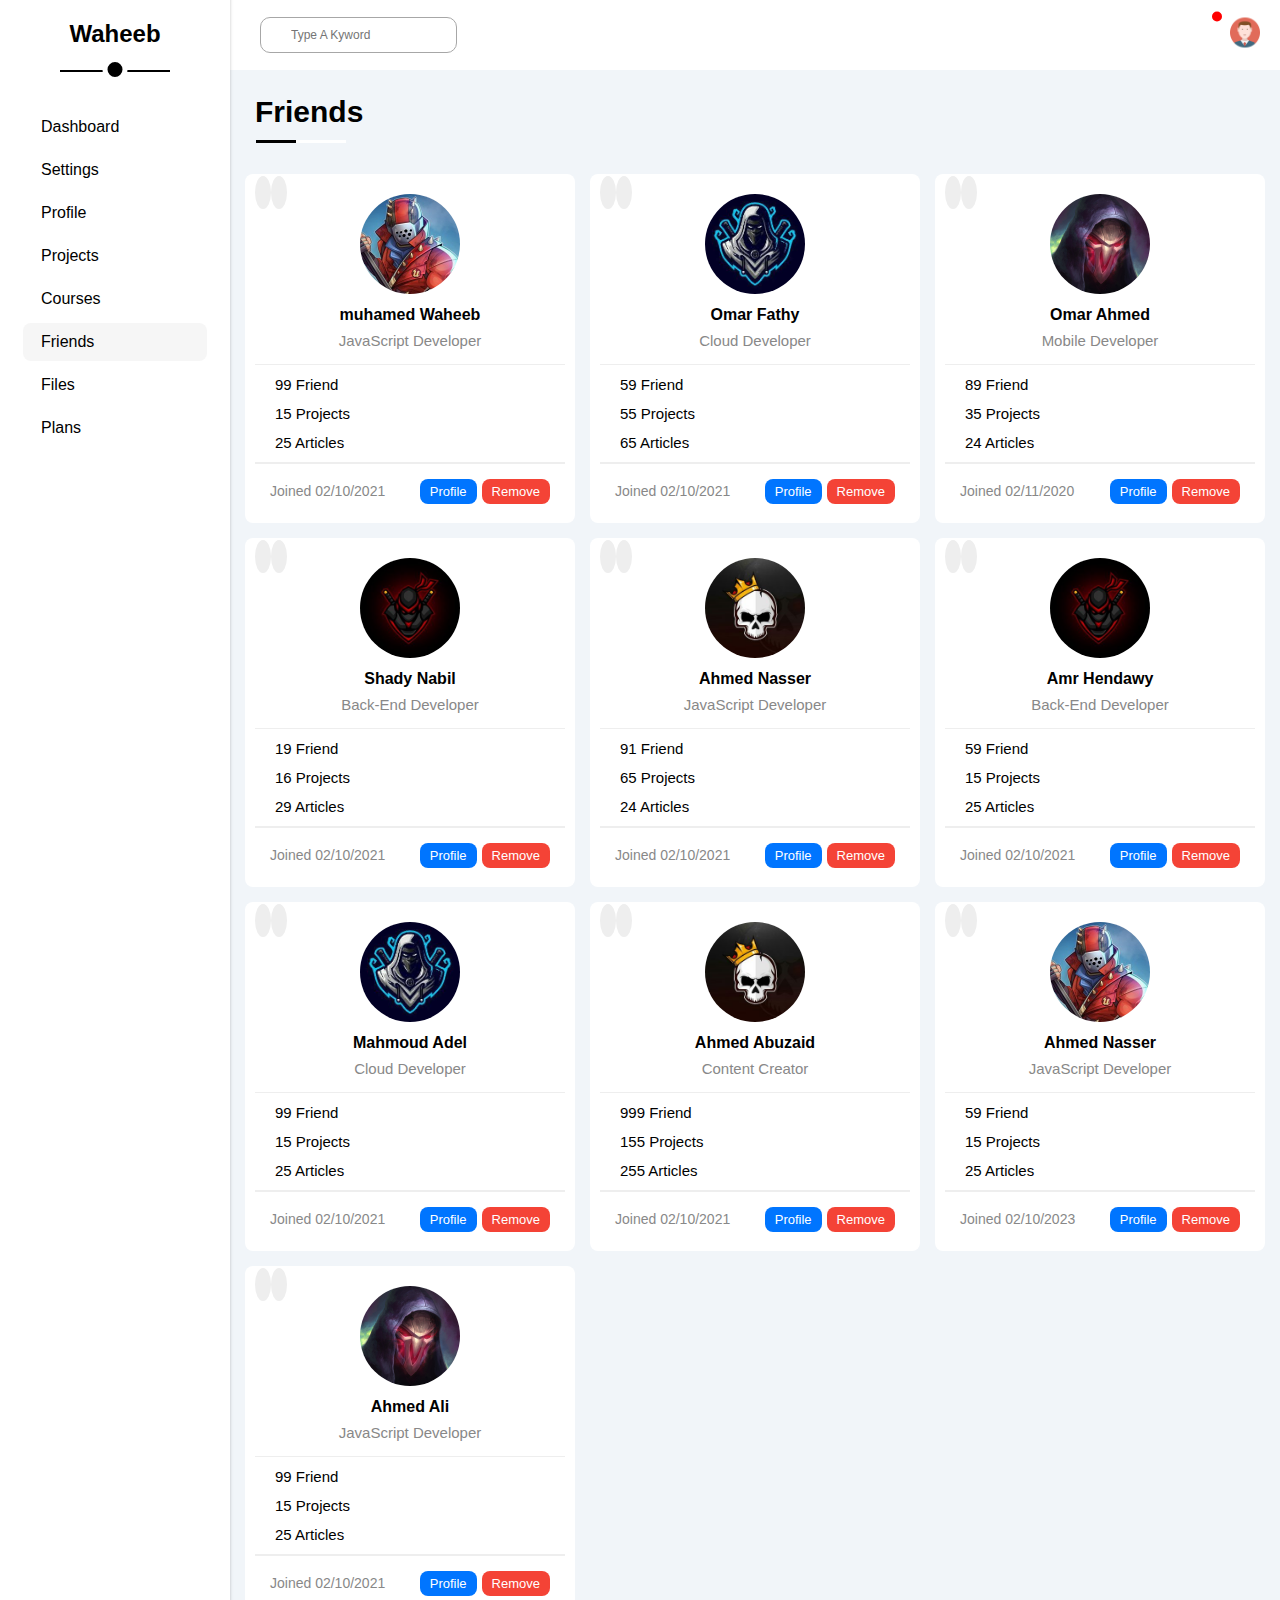
<file: Friends.html>
<!DOCTYPE html>
<html lang="en">

<head>
  <meta charset="UTF-8" />
  <meta http-equiv="X-UA-Compatible" content="IE=edge" />
  <meta name="viewport" content="width=device-width, initial-scale=1.0" />
  <link rel="stylesheet" href="master-file.css" />
  <link rel="stylesheet" href="https://cdnjs.cloudflare.com/ajax/libs/font-awesome/6.3.0/css/all.min.css"
    integrity="sha512-SzlrxWUlpfuzQ+pcUCosxcglQRNAq/DZjVsC0lE40xsADsfeQoEypE+enwcOiGjk/bSuGGKHEyjSoQ1zVisanQ=="
    crossorigin="anonymous" referrerpolicy="no-referrer" />

  <title>Friends</title>
</head>

<body>
  <main class="continer">

    <aside>
      <h2>Waheeb</h2>
      <ul class="main-asidebar set-1 pro2 pro-3 cours-5 frind-6">
        <li>
          <a href="index.html"><i class="fa-regular fa-chart-bar fa-fw me1"></i></a> <a href="index.html">
            Dashboard</a>
        </li>
        <li>
          <a href="setings.html"><i class="fa-solid fa-gear fa-fw me1"></i> </a><a href="setings.html">
            Settings</a>
        </li>
        <li class="sting-2">
          <a href="Profile.html"><i class="fa-regular fa-user fa-fw me1"></i></a> <a href="Profile.html">
            Profile</a>
        </li>
        <li class="proge-1">
          <a href="Projects.html"><i class="fa-solid fa-diagram-project fa-fw me1"></i></a> <a href="Projects.html">
            Projects</a>
        </li>
        <li class="cours-1">
          <a href="Courses.html"><i class="fa-solid fa-graduation-cap fa-fw me1"></i></a> <a href="Courses.html">
            Courses</a>
        </li>
        <li class="frind-66">
          <a href="Friends.html"><i class="fa-regular fa-circle-user fa-fw me1"></i></a> <a href="Friends.html">
            Friends</a>
        </li>
        <li>
          <a href="Files.html"><i class="fa-regular fa-file fa-fw me1"></i></a> <a href="Files.html">
            Files</a>
        </li>
        <li>
          <a href="Plans.html"><i class="fa-regular fa-credit-card fa-fw me1"></i></a> <a href="Plans.html">
            Plans</a>
        </li>
      </ul>
    </aside>

    <div class="main-head">
      <header>
        <div>
          <span class="search-icon"><i class="fa-solid fa-magnifying-glass"></i></span>
          <input type="search" name="search" placeholder="Type A Kyword" />
        </div>
        <div class="notifaction-avatar">
          <span class="noty"><i class="fa-regular fa-bell fa-lg"></i></span>
          <img src="img/avatar.png" alt="" />
        </div>
      </header>

      <section>
        <h1>Friends</h1>

        <main class="main-boxs courses-man dashboard-1">

          <!-- one -->
          <div class="main-box frind-man">
            <div class="contact">
              <i class="fa-solid fa-phone"></i>
              <i class="fa-regular fa-envelope"></i>
            </div>
            <div class="part-1">
              <img src="img/friend-01.jpg" alt="">
              <h4>muhamed Waheeb</h4>
              <p>JavaScript Developer</p>
            </div>
            <div class="mastring part-2">
              <div><i class="fa-regular fa-face-smile fa-fw"></i>  <span>99 Friend</span></div>
              <div><i class="fa-solid fa-code-commit fa-fw"></i>  <span>15 Projects</span></div>
              <div><i class="fa-regular fa-newspaper fa-fw"></i>  <span>25 Articles</span></div>
            </div>
            <div class="dolar-2 part-3">
              <p>Joined 02/10/2021</p>
              <div class="lio">
                <a href="#">Profile</a>
                <a href="#">Remove</a>
              </div>
            </div>
          </div>
         <!-- two -->
         <div class="main-box frind-man">
          <div class="contact">
            <i class="fa-solid fa-phone"></i>
            <i class="fa-regular fa-envelope"></i>
          </div>
          <div class="part-1">
            <img src="img/friend-02.jpg" alt="">
            <h4>Omar Fathy</h4>
            <p>Cloud Developer</p>
          </div>
          <div class="mastring part-2">
            <div><i class="fa-regular fa-face-smile fa-fw"></i> <span>59 Friend</span></div>
            <div><i class="fa-solid fa-code-commit fa-fw"></i> <span>55 Projects</span></div>
            <div><i class="fa-regular fa-newspaper fa-fw"></i> <span>65 Articles</span></div>
          </div>
          <div class="dolar-2 part-3">
            <p>Joined 02/10/2021</p>
            <div class="lio">
              <a href="#">Profile</a>
              <a href="#">Remove</a>
            </div>
          </div>
        </div>
        <!-- three -->
        <div class="main-box frind-man">
          <div class="contact">
            <i class="fa-solid fa-phone"></i>
            <i class="fa-regular fa-envelope"></i>
          </div>
          <div class="part-1">
            <img src="img/friend-03.jpg" alt="">
            <h4>Omar Ahmed</h4>
            <p>Mobile Developer</p>
          </div>
          <div class="mastring part-2">
            <div><i class="fa-regular fa-face-smile fa-fw"></i> <span>89 Friend</span></div>
            <div><i class="fa-solid fa-code-commit fa-fw"></i> <span>35 Projects</span></div>
            <div><i class="fa-regular fa-newspaper fa-fw"></i> <span>24 Articles</span></div>
          </div>
          <div class="dolar-2 part-3">
            <p>Joined 02/11/2020</p>
            <div class="lio">
              <a href="#">Profile</a>
              <a href="#">Remove</a>
            </div>
          </div>
        </div>
        <!-- four -->
        <div class="main-box frind-man">
          <div class="contact">
            <i class="fa-solid fa-phone"></i>
            <i class="fa-regular fa-envelope"></i>
          </div>
          <div class="part-1">
            <img src="img/friend-04.jpg" alt="">
            <h4>Shady Nabil</h4>
            <p>Back-End Developer</p>
          </div>
          <div class="mastring part-2">
            <div><i class="fa-regular fa-face-smile fa-fw"></i> <span>19 Friend</span></div>
            <div><i class="fa-solid fa-code-commit fa-fw"></i> <span>16 Projects</span></div>
            <div><i class="fa-regular fa-newspaper fa-fw"></i> <span>29 Articles</span></div>
          </div>
          <div class="dolar-2 part-3">
            <p>Joined 02/10/2021</p>
            <div class="lio">
              <a href="#">Profile</a>
              <a href="#">Remove</a>
            </div>
          </div>
        </div>
        <!-- five -->
        <div class="main-box frind-man">
          <div class="contact">
            <i class="fa-solid fa-phone"></i>
            <i class="fa-regular fa-envelope"></i>
          </div>
          <div class="part-1">
            <img src="img/friend-05.jpg" alt="">
            <h4>Ahmed Nasser</h4>
            <p>JavaScript Developer</p>
          </div>
          <div class="mastring part-2">
            <div><i class="fa-regular fa-face-smile fa-fw"></i> <span>91 Friend</span></div>
            <div><i class="fa-solid fa-code-commit fa-fw"></i> <span>65 Projects</span></div>
            <div><i class="fa-regular fa-newspaper fa-fw"></i> <span>24 Articles</span></div>
          </div>
          <div class="dolar-2 part-3">
            <p>Joined 02/10/2021</p>
            <div class="lio">
              <a href="#">Profile</a>
              <a href="#">Remove</a>
            </div>
          </div>
        </div>
        <!-- six -->
        <div class="main-box frind-man">
          <div class="contact">
            <i class="fa-solid fa-phone"></i>
            <i class="fa-regular fa-envelope"></i>
          </div>
          <div class="part-1">
            <img src="img/friend-04.jpg" alt="">
            <h4>Amr Hendawy</h4>
            <p>Back-End Developer</p>
          </div>
          <div class="mastring part-2">
            <div><i class="fa-regular fa-face-smile fa-fw"></i> <span>59 Friend</span></div>
            <div><i class="fa-solid fa-code-commit fa-fw"></i> <span>15 Projects</span></div>
            <div><i class="fa-regular fa-newspaper fa-fw"></i> <span>25 Articles</span></div>
          </div>
          <div class="dolar-2 part-3">
            <p>Joined 02/10/2021</p>
            <div class="lio">
              <a href="#">Profile</a>
              <a href="#">Remove</a>
            </div>
          </div>
        </div>
        <!-- sevev -->
        <div class="main-box frind-man">
          <div class="contact">
            <i class="fa-solid fa-phone"></i>
            <i class="fa-regular fa-envelope"></i>
          </div>
          <div class="part-1">
            <img src="img/friend-02.jpg" alt="">
            <h4>Mahmoud Adel</h4>
            <p>Cloud Developer</p>
          </div>
          <div class="mastring part-2">
            <div><i class="fa-regular fa-face-smile fa-fw"></i> <span>99 Friend</span></div>
            <div><i class="fa-solid fa-code-commit fa-fw"></i> <span>15 Projects</span></div>
            <div><i class="fa-regular fa-newspaper fa-fw"></i> <span>25 Articles</span></div>
          </div>
          <div class="dolar-2 part-3">
            <p>Joined 02/10/2021</p>
            <div class="lio">
              <a href="#">Profile</a>
              <a href="#">Remove</a>
            </div>
          </div>
        </div>
        <!-- eight -->
        <div class="main-box frind-man">
          <div class="contact">
            <i class="fa-solid fa-phone"></i>
            <i class="fa-regular fa-envelope"></i>
          </div>
          <div class="part-1">
            <img src="img/friend-05.jpg" alt="">
            <h4>Ahmed Abuzaid</h4>
            <p>Content Creator</p>
          </div>
          <div class="mastring part-2">
            <div><i class="fa-regular fa-face-smile fa-fw"></i> <span>999 Friend</span></div>
            <div><i class="fa-solid fa-code-commit fa-fw"></i> <span>155 Projects</span></div>
            <div><i class="fa-regular fa-newspaper fa-fw"></i> <span>255 Articles</span></div>
          </div>
          <div class="dolar-2 part-3">
            <p>Joined 02/10/2021</p>
            <div class="lio">
              <a href="#">Profile</a>
              <a href="#">Remove</a>
            </div>
          </div>
        </div>
        <!-- nine -->
        <div class="main-box frind-man">
          <div class="contact">
            <i class="fa-solid fa-phone"></i>
            <i class="fa-regular fa-envelope"></i>
          </div>
          <div class="part-1">
            <img src="img/friend-01.jpg" alt="">
            <h4>Ahmed Nasser</h4>
            <p>JavaScript Developer</p>
          </div>
          <div class="mastring part-2">
            <div><i class="fa-regular fa-face-smile fa-fw"></i> <span>59 Friend</span></div>
            <div><i class="fa-solid fa-code-commit fa-fw"></i> <span>15 Projects</span></div>
            <div><i class="fa-regular fa-newspaper fa-fw"></i> <span>25 Articles</span></div>
          </div>
          <div class="dolar-2 part-3">
            <p>Joined 02/10/2023</p>
            <div class="lio">
              <a href="#">Profile</a>
              <a href="#">Remove</a>
            </div>
          </div>
        </div>
        <!-- ten -->
        <div class="main-box frind-man">
          <div class="contact">
            <i class="fa-solid fa-phone"></i>
            <i class="fa-regular fa-envelope"></i>
          </div>
          <div class="part-1">
            <img src="img/friend-03.jpg" alt="">
            <h4>Ahmed Ali</h4>
            <p>JavaScript Developer</p>
          </div>
          <div class="mastring part-2">
            <div><i class="fa-regular fa-face-smile fa-fw"></i> <span>99 Friend</span></div>
            <div><i class="fa-solid fa-code-commit fa-fw"></i> <span>15 Projects</span></div>
            <div><i class="fa-regular fa-newspaper fa-fw"></i> <span>25 Articles</span></div>
          </div>
          <div class="dolar-2 part-3">
            <p>Joined 02/10/2021</p>
            <div class="lio">
              <a href="#">Profile</a>
              <a href="#">Remove</a>
            </div>
          </div>
        </div>
         



        </main>
      </section>
</body>

</html>
</file>
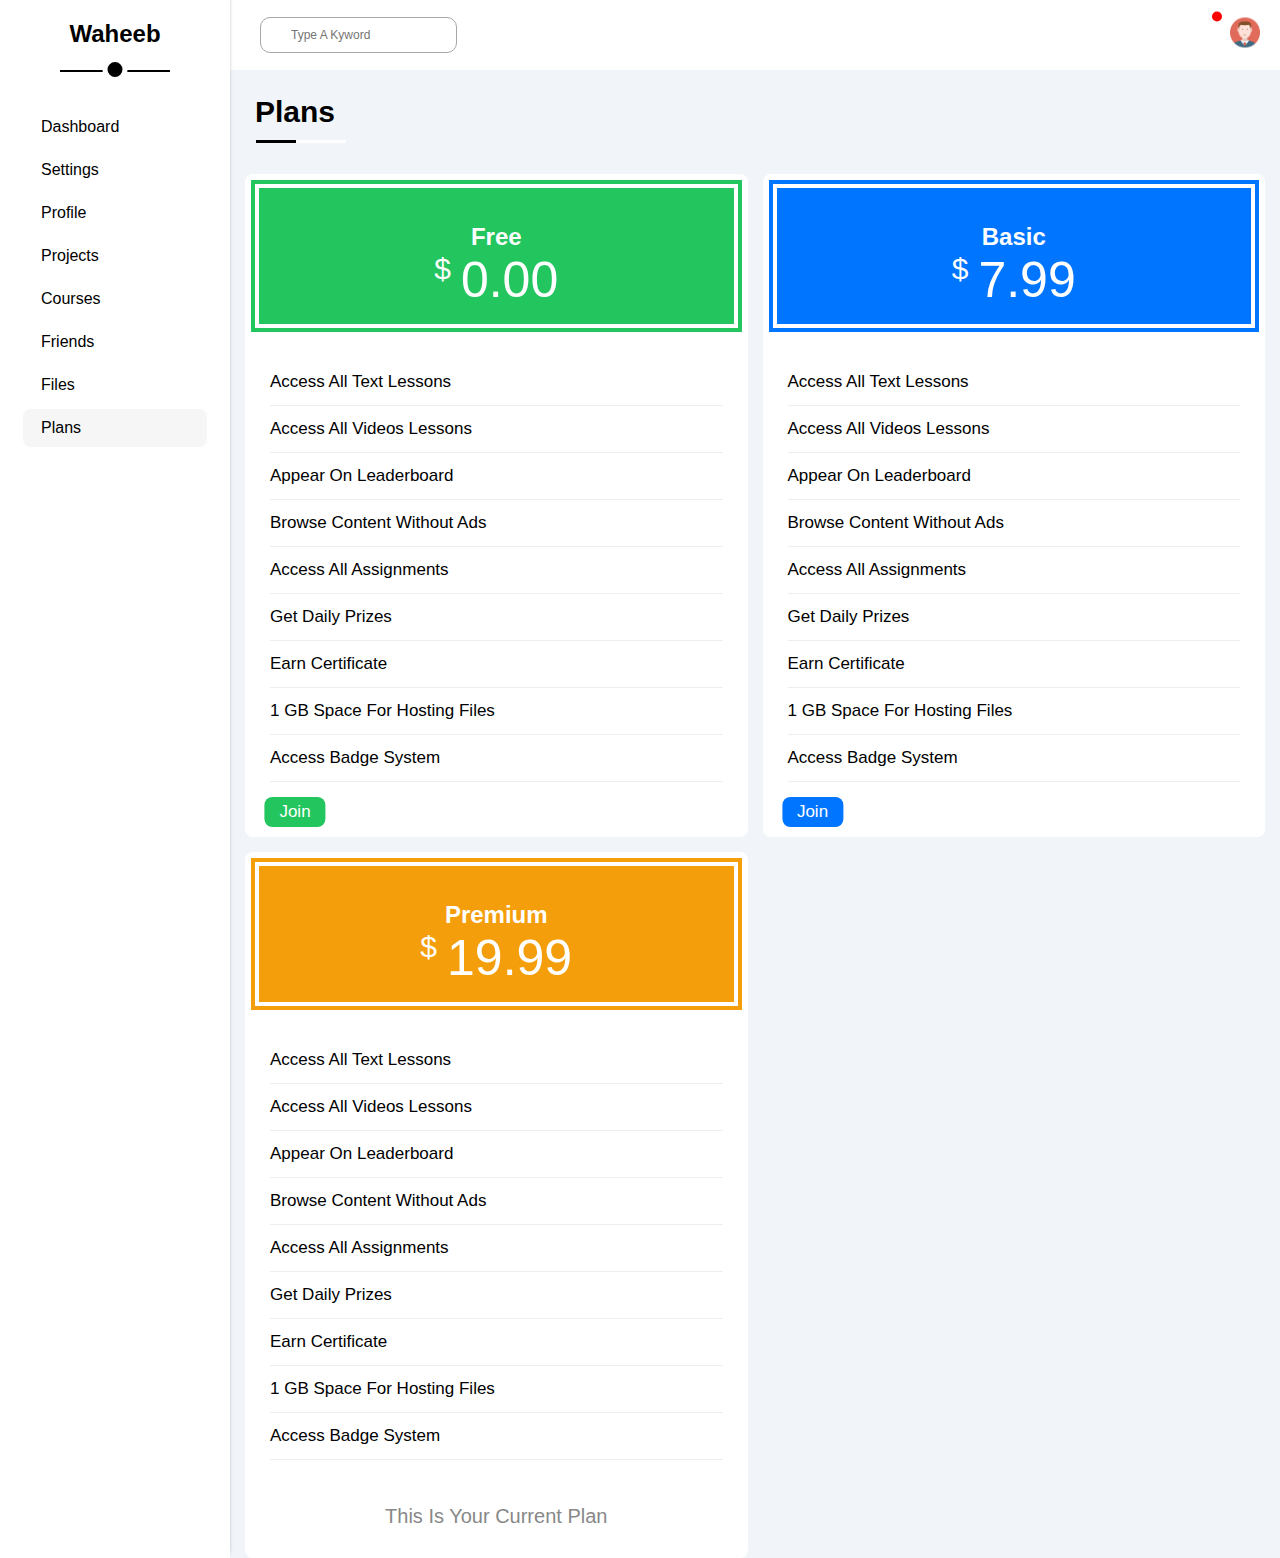
<file: Plans.html>
<!DOCTYPE html>
<html lang="en">

<head>
  <meta charset="UTF-8" />
  <meta http-equiv="X-UA-Compatible" content="IE=edge" />
  <meta name="viewport" content="width=device-width, initial-scale=1.0" />
  <link rel="stylesheet" href="master-file.css" />
  <link rel="stylesheet" href="https://cdnjs.cloudflare.com/ajax/libs/font-awesome/6.3.0/css/all.min.css"
    integrity="sha512-SzlrxWUlpfuzQ+pcUCosxcglQRNAq/DZjVsC0lE40xsADsfeQoEypE+enwcOiGjk/bSuGGKHEyjSoQ1zVisanQ=="
    crossorigin="anonymous" referrerpolicy="no-referrer" />

  <title>Plans</title>
</head>

<body>
  <main class="continer">

    <aside>
      <h2>Waheeb</h2>
      <ul class="main-asidebar set-1 pro2 pro-3 cours-5 frind-6 plans-7">
        <li>
          <a href="index.html"><i class="fa-regular fa-chart-bar fa-fw me1"></i></a> <a href="index.html">
            Dashboard</a>
        </li>
        <li>
          <a href="setings.html"><i class="fa-solid fa-gear fa-fw me1"></i> </a><a href="setings.html">
            Settings</a>
        </li>
        <li class="sting-2">
          <a href="Profile.html"><i class="fa-regular fa-user fa-fw me1"></i></a> <a href="Profile.html">
            Profile</a>
        </li>
        <li class="proge-1">
          <a href="Projects.html"><i class="fa-solid fa-diagram-project fa-fw me1"></i></a> <a href="Projects.html">
            Projects</a>
        </li>
        <li class="cours-1">
          <a href="Courses.html"><i class="fa-solid fa-graduation-cap fa-fw me1"></i></a> <a href="Courses.html">
            Courses</a>
        </li>
        <li class="frind-66">
          <a href="Friends.html"><i class="fa-regular fa-circle-user fa-fw me1"></i></a> <a href="Friends.html">
            Friends</a>
        </li>
        <li>
          <a href="Files.html"><i class="fa-regular fa-file fa-fw me1"></i></a> <a href="Files.html">
            Files</a>
        </li>
        <li class="plans-77">
          <a href="Plans.html"><i class="fa-regular fa-credit-card fa-fw me1"></i></a> <a href="Plans.html">
            Plans</a>
        </li>
      </ul>
    </aside>

    <div class="main-head">
      <header>
        <div>
          <span class="search-icon"><i class="fa-solid fa-magnifying-glass"></i></span>
          <input type="search" name="search" placeholder="Type A Kyword" />
        </div>
        <div class="notifaction-avatar">
          <span class="noty"><i class="fa-regular fa-bell fa-lg"></i></span>
          <img src="img/avatar.png" alt="" />
        </div>
      </header>

      <section>
        <h1>Plans</h1>

        <main class="main-boxs dashboard-1">

          <!-- one -->
          <div class="main-box ">
            <div class="plan-1">
              <h2>Free</h2>
              <p><sup>$</sup>0.00</p>
            </div>
            <ul class="main-plan">

              <li>
                <div class="flex-plan">
                  
                  <div>
                    <i class="fa-solid fa-check fa-fw yes"></i>
                    <span>Access All Text Lessons</span>
                  </div>
                  <i class="fa-solid fa-circle-info help"></i>
                </div>
              </li>
              <li>
                <div class="flex-plan">
                  <div>
                    <i class="fa-solid fa-check fa-fw yes"></i>
                    <span>Access All Videos Lessons</span>
                  </div>
                  <i class="fa-solid fa-circle-info help"></i>
                </div>
              </li>
              <li>
                <div class="flex-plan">
                  <div>
                    <i class="fa-solid fa-check fa-fw yes"></i>
                    <span>Appear On Leaderboard</span>
                  </div>
                  <i class="fa-solid fa-circle-info help"></i>
                </div>
              </li>
              <li>
                <div class="flex-plan">
                  <div>
                    <i class="fa-solid fa-xmark fa-fw noo"></i>
                    <span>Browse Content Without Ads</span>
                  </div>
                  <i class="fa-solid fa-circle-info help"></i>
                </div>
              </li>
              <li>
                <div class="flex-plan">
                  <div>
                    <i class="fa-solid fa-xmark fa-fw noo"></i>
                    <span>Access All Assignments</span>
                  </div>
                  <i class="fa-solid fa-circle-info help"></i>
                </div>
              </li>
              <li>
                <div class="flex-plan">
                  <div>
                    <i class="fa-solid fa-xmark fa-fw noo"></i>
                    <span> Get Daily Prizes</span>
                  </div>
                  <i class="fa-solid fa-circle-info help"></i>
                </div>
              </li>
              <li>
                <div class="flex-plan">
                  <div>
                    <i class="fa-solid fa-xmark fa-fw noo"></i>
                    <span>Earn Certificate</span>
                  </div>
                  <i class="fa-solid fa-circle-info help"></i>
                </div>
              </li>
              <li>
                <div class="flex-plan">
                  <div>
                    <i class="fa-solid fa-xmark fa-fw noo"></i>
                    <span>1 GB Space For Hosting Files</span>
                  </div>
                  <i class="fa-solid fa-circle-info help"></i>
                </div>
              </li>
              <li>
                <div class="flex-plan">
                  <div>
                    <i class="fa-solid fa-xmark fa-fw noo"></i>
                    <span>Access Badge System</span>
                  </div>
                  <i class="fa-solid fa-circle-info help"></i>
                </div>
              </li>
            </ul>
            <a href="#" class="join Upload">Join</a>
          </div>
          <!-- two -->
          <div class="main-box">
            <div class="plan-1 join-blue outline-blue">
              <h2>Basic</h2>
              <p><sup>$</sup>7.99</p>
            </div>
            <ul class="main-plan">

              <li>
                <div class="flex-plan">
                  <div>
                    <i class="fa-solid fa-check fa-fw yes"></i>
                    <span>Access All Text Lessons</span>
                  </div>
                  <i class="fa-solid fa-circle-info help"></i>
                </div>
              </li>
              <li>
                <div class="flex-plan">
                  <div>
                    <i class="fa-solid fa-check fa-fw yes"></i>
                    <span>Access All Videos Lessons</span>
                  </div>
                  <i class="fa-solid fa-circle-info help"></i>
                </div>
              </li>
              <li>
                <div class="flex-plan">
                  <div>
                    <i class="fa-solid fa-check fa-fw yes"></i>
                    <span>Appear On Leaderboard</span>
                  </div>
                  <i class="fa-solid fa-circle-info help"></i>
                </div>
              </li>
              <li>
                <div class="flex-plan">
                  <div>
                    <i class="fa-solid fa-check fa-fw yes"></i> <span>Browse Content Without Ads</span>
                  </div>
                  <i class="fa-solid fa-circle-info help"></i>
                </div>
              </li>
              <li>
                <div class="flex-plan">
                  <div>
                    <i class="fa-solid fa-check fa-fw yes"></i> <span>Access All Assignments</span>
                  </div>
                  <i class="fa-solid fa-circle-info help"></i>
                </div>
              </li>
              <li>
                <div class="flex-plan">
                  <div>
                    <i class="fa-solid fa-check fa-fw yes"></i>
                    <span> Get Daily Prizes</span>
                  </div>
                  <i class="fa-solid fa-circle-info help"></i>
                </div>
              </li>
              <li>
                <div class="flex-plan">
                  <div>
                    <i class="fa-solid fa-check fa-fw yes"></i>
                    <span>Earn Certificate</span>
                  </div>
                  <i class="fa-solid fa-circle-info help"></i>
                </div>
              </li>
              <li>
                <div class="flex-plan">
                  <div>
                    <i class="fa-solid fa-xmark fa-fw noo"></i>
                    <span>1 GB Space For Hosting Files</span>
                  </div>
                  <i class="fa-solid fa-circle-info help"></i>
                </div>
              </li>
              <li>
                <div class="flex-plan">
                  <div>
                    <i class="fa-solid fa-xmark fa-fw noo"></i>
                    <span>Access Badge System</span>
                  </div>
                  <i class="fa-solid fa-circle-info help"></i>
                </div>
              </li>
            </ul>

            <a href="#" class="join Upload join-blue">Join</a>
          </div>
          <!-- three -->
          <div class="main-box">
            <div class="plan-1 outline-orange">
              <h2>Premium</h2>
              <p><sup>$</sup>19.99</p>
            </div>
            <ul class="main-plan">

              <li>
                <div class="flex-plan">
                  <div>
                    <i class="fa-solid fa-check fa-fw yes"></i>
                    <span>Access All Text Lessons</span>
                  </div>
                  <i class="fa-solid fa-circle-info help"></i>
                </div>
              </li>
              <li>
                <div class="flex-plan">
                  <div>
                    <i class="fa-solid fa-check fa-fw yes"></i>
                    <span>Access All Videos Lessons</span>
                  </div>
                  <i class="fa-solid fa-circle-info help"></i>
                </div>
              </li>
              <li>
                <div class="flex-plan">
                  <div>
                    <i class="fa-solid fa-check fa-fw yes"></i>
                    <span>Appear On Leaderboard</span>
                  </div>
                  <i class="fa-solid fa-circle-info help"></i>
                </div>
              </li>
              <li>
                <div class="flex-plan">
                  <div>
                    <i class="fa-solid fa-check fa-fw yes"></i>
                    <span>Browse Content Without Ads</span>
                  </div>
                  <i class="fa-solid fa-circle-info help"></i>
                </div>
              </li>
              <li>
                <div class="flex-plan">
                  <div>
                    <i class="fa-solid fa-check fa-fw yes"></i>
                    <span>Access All Assignments</span>
                  </div>
                  <i class="fa-solid fa-circle-info help"></i>
                </div>
              </li>
              <li>
                <div class="flex-plan">
                  <div>
                    <i class="fa-solid fa-check fa-fw yes"></i>
                    <span> Get Daily Prizes</span>
                  </div>
                  <i class="fa-solid fa-circle-info help"></i>
                </div>
              </li>
              <li>
                <div class="flex-plan">
                  <div>
                    <i class="fa-solid fa-check fa-fw yes"></i>
                    <span>Earn Certificate</span>
                  </div>
                  <i class="fa-solid fa-circle-info help"></i>
                </div>
              </li>
              <li>
                <div class="flex-plan">
                  <div>
                    <i class="fa-solid fa-check fa-fw yes"></i>
                    <span>1 GB Space For Hosting Files</span>
                  </div>
                  <i class="fa-solid fa-circle-info help"></i>
                </div>
              </li>
              <li>
                <div class="flex-plan">
                  <div>
                    <i class="fa-solid fa-check fa-fw yes"></i>
                    <span>Access Badge System</span>
                  </div>
                  <i class="fa-solid fa-circle-info help"></i>
                </div>
              </li>
            </ul>
            <p class="curent-p" >This Is Your Current Plan</p>
          </div>





        </main>
      </section>
</body>

</html>
</file>
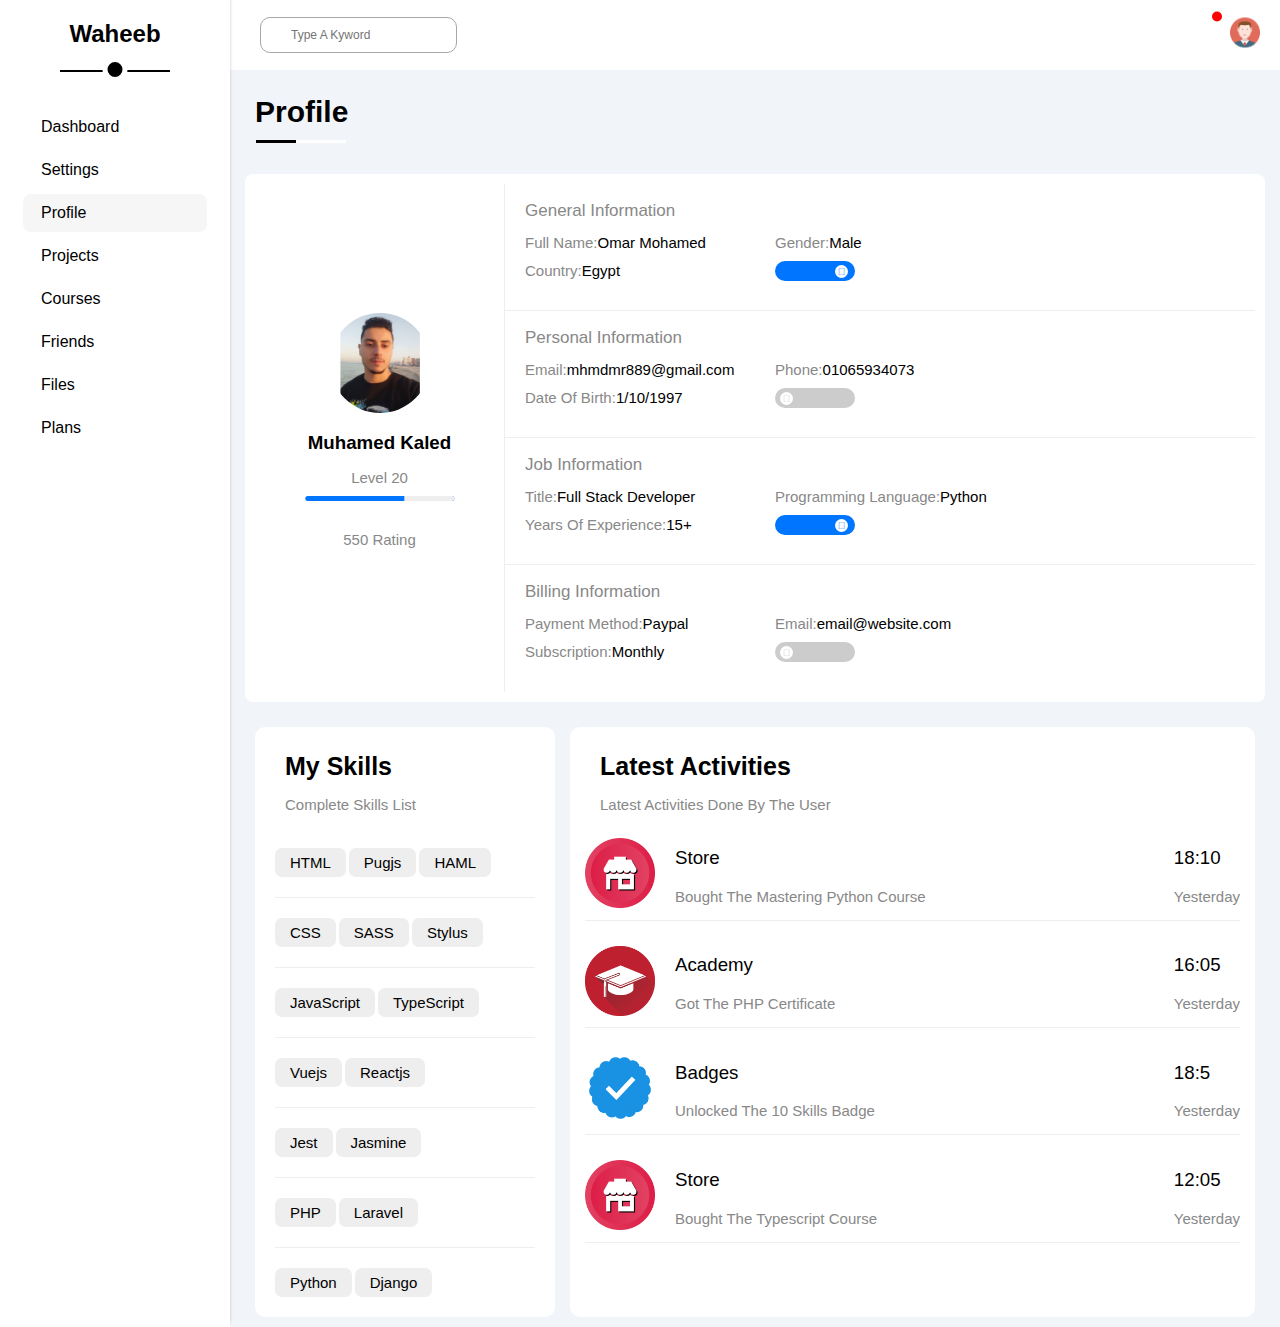
<file: Profile.html>
<!DOCTYPE html>
<html lang="en">

<head>
  <meta charset="UTF-8" />
  <meta http-equiv="X-UA-Compatible" content="IE=edge" />
  <meta name="viewport" content="width=device-width, initial-scale=1.0" />
  <link rel="stylesheet" href="master-file.css" />
  <link rel="stylesheet" href="https://cdnjs.cloudflare.com/ajax/libs/font-awesome/6.3.0/css/all.min.css"
    integrity="sha512-SzlrxWUlpfuzQ+pcUCosxcglQRNAq/DZjVsC0lE40xsADsfeQoEypE+enwcOiGjk/bSuGGKHEyjSoQ1zVisanQ=="
    crossorigin="anonymous" referrerpolicy="no-referrer" />

  <title>Profile</title>
</head>

<body>
  <main class="continer">

    <aside>
      <h2>Waheeb</h2>
      <ul class="main-asidebar set-1 pro2">
        <li>
          <a href="index.html"><i class="fa-regular fa-chart-bar fa-fw me1"></i></a> <a href="index.html">
            Dashboard</a>
        </li>
        <li>
          <a href="setings.html"><i class="fa-solid fa-gear fa-fw me1"></i> </a><a href="setings.html">
            Settings</a>
        </li>
        <li class="sting-2">
          <a href="Profile.html"><i class="fa-regular fa-user fa-fw me1"></i></a> <a href="Profile.html">
            Profile</a>
        </li>
        <li>
          <a href="Projects.html"><i class="fa-solid fa-diagram-project fa-fw me1"></i></a> <a href="Projects.html">
            Projects</a>
        </li>
        <li>
          <a href="Courses.html"><i class="fa-solid fa-graduation-cap fa-fw me1"></i></a> <a href="Courses.html">
            Courses</a>
        </li>
        <li>
          <a href="Friends.html"><i class="fa-regular fa-circle-user fa-fw me1"></i></a> <a href="Friends.html">
            Friends</a>
        </li>
        <li>
          <a href="Files.html"><i class="fa-regular fa-file fa-fw me1"></i></a> <a href="Files.html">
            Files</a>
        </li>
        <li>
          <a href="Plans.html"><i class="fa-regular fa-credit-card fa-fw me1"></i></a> <a href="Plans.html">
            Plans</a>
        </li>
      </ul>
    </aside>

    <div class="main-head">
      <header>
        <div>
          <span class="search-icon"><i class="fa-solid fa-magnifying-glass"></i></span>
          <input type="search" name="search" placeholder="Type A Kyword" />
        </div>
        <div class="notifaction-avatar">
          <span class="noty"><i class="fa-regular fa-bell fa-lg"></i></span>
          <img src="img/avatar.png" alt="" />
        </div>
      </header>

      <section>
        <h1>Profile</h1>

        <main class="main-boxs bto dashboard-1">

          <!-- one -->
          <div class="main-box main-profile ">

            <div class="pro-1-1">
                <img class="me-pg" src="img/me.jpg" alt="" width="100px">
              
             <div class="Kaled">
               <h3>Muhamed Kaled</h3>
               <p>Level 20</p>
               <div class="dad-line hh">
                <span ></span>
              </div>
             </div>
             

              <div>
                <i class="fa-solid fa-star c-orange fs-13"></i>
                <i class="fa-solid fa-star c-orange fs-13"></i>
                <i class="fa-solid fa-star c-orange fs-13"></i>
                <i class="fa-solid fa-star c-orange fs-13"></i>
                <i class="fa-solid fa-star c-orange fs-13"></i>
              </div>
              <p>550 Rating</p>
            </div>
            <div class="pro-2-2">

              <div class="gen-pers">
                <p>General Information</p>

                <div class="spans-3">
                  <div>
                    <span>Full Name:</span><span>Omar Mohamed</span>
                  </div>
                  <div>
                    <span>Gender:</span><span>Male</span>
                  </div>
                  <div>
                    <span>Country:</span><span>Egypt</span>
                  </div>
                  <div class="di-togle"><label for="po">
                      <input id="po" class="togel-chekbox" type="checkbox" checked>
                      <div class="togel-switch toog-information"></div>
                    </label></div>
                </div>


              </div>

              <div class="gen-pers">
                <p>Personal Information
                </p>

                <div class="spans-3">
                  <div>
                    <span>Email:</span><span>mhmdmr889@gmail.com</span>
                  </div>
                  <div>
                    <span>Phone:</span><span>01065934073</span>
                  </div>
                  <div>
                    <span>Date Of Birth:</span><span>1/10/1997</span>
                  </div>
                  <div class="di-togle"><label for="ppo">
                      <input id="ppo" class="togel-chekbox" type="checkbox">
                      <div class="togel-switch toog-information"></div>
                    </label></div>
                </div>


              </div>

              <div class="gen-pers">
                <p>Job Information</p>

                <div class="spans-3">
                  <div>
                    <span>Title:</span><span>Full Stack Developer</span>
                  </div>
                  <div>
                    <span>Programming Language:</span><span>Python</span>
                  </div>
                  <div>
                    <span>Years Of Experience:</span><span>15+</span>
                  </div>
                  <div class="di-togle"><label for="pop">
                      <input id="pop" class="togel-chekbox" type="checkbox" checked>
                      <div class="togel-switch toog-information"></div>
                    </label></div>
                </div>


              </div>

              <div class="gen-pers">
                <p>Billing Information</p>

                <div class="spans-3">
                  <div>
                    <span>Payment Method:</span><span>Paypal</span>
                  </div>
                  <div>
                    <span>Email:</span><span>email@website.com</span>
                  </div>
                  <div>
                    <span>Subscription:</span><span>Monthly</span>
                  </div>

                  <div class="di-togle">
                    <label for="pol">
                      <input id="pol" class="togel-chekbox" type="checkbox">
                      <div class="togel-switch toog-information"></div>
                    </label>
                  </div>



                </div>


              </div>




            </div>

          </div>
          <!-- two -->
          <div class="main-box  pro1-2 dashboard-1">

            <div class="one-pro">
              <div class="quick">
                <h3 class="size-skil">My Skills</h3>
                <p>Complete Skills List</p>
              </div>
              <div class="">

                <div class="skils-3">
                  <span>HTML</span>
                  <span>Pugjs</span>
                  <span>HAML</span>
                </div>
                <div class="skils-3">
                  <span>CSS</span>
                  <span>SASS</span>
                  <span>Stylus</span>
                </div>
                <div class="skils-3">
                  <span>JavaScript</span>
                  <span>TypeScript</span>

                </div>
                <div class="skils-3">
                  <span>Vuejs</span>
                  <span>Reactjs</span>

                </div>
                <div class="skils-3">
                  <span>Jest</span>
                  <span>Jasmine</span>

                </div>
                <div class="skils-3">
                  <span>PHP</span>
                  <span>Laravel</span>

                </div>
                <div class="skils-3">
                  <span>Python</span>
                  <span>Django</span>

                </div>








              </div>
            </div>

            <div class="tow-pro">
              <div class="quick">
                <h3 class="size-skil">Latest Activities</h3>
                <p>
                  Latest Activities Done By The User
                </p>
              </div>

              <div class="activition">
                <img src="img/activity-01.png" alt="" >

              <div class="Yesterday-activ">
                  <div>
                    <h3>Store</h3>
                    <p>Bought The Mastering Python Course</p>
                  </div>
                
                  <div>
                    <h3>18:10
                    </h3>
                    <p>Yesterday</p>
                  </div>
              </div>
              </div>

              <div class="activition">
                <img src="img/activity-02.png" alt="" >

              <div class="Yesterday-activ">
                  <div>
                    <h3>Academy
                    </h3>
                    <p>Got The PHP Certificate</p>
                  </div>
                
                  <div>
                    <h3>16:05 </h3>
           
                    <p>Yesterday</p>
                  </div>
              </div>
              </div>

              <div class="activition">
                <img src="img/activity-03.png" alt="" >

              <div class="Yesterday-activ">
                  <div>
                    <h3>Badges</h3>
                    <p>Unlocked The 10 Skills Badge</p>
                  </div>
                
                  <div>
                    <h3>18:5
                    </h3>
                    <p>Yesterday</p>
                  </div>
              </div>
              </div>
              <div class="activition">
                <img src="img/activity-01.png" alt="" >

              <div class="Yesterday-activ">
                  <div>
                    <h3>Store</h3>
                    <p>Bought The Typescript Course</p>
                  </div>
                
                  <div>
                    <h3>12:05
                    </h3>
                    <p>Yesterday</p>
                  </div>
              </div>
              </div>
              

            </div>

          </div>
        </main>





      </section>

    </div>


  </main>
</body>

</html>
</file>
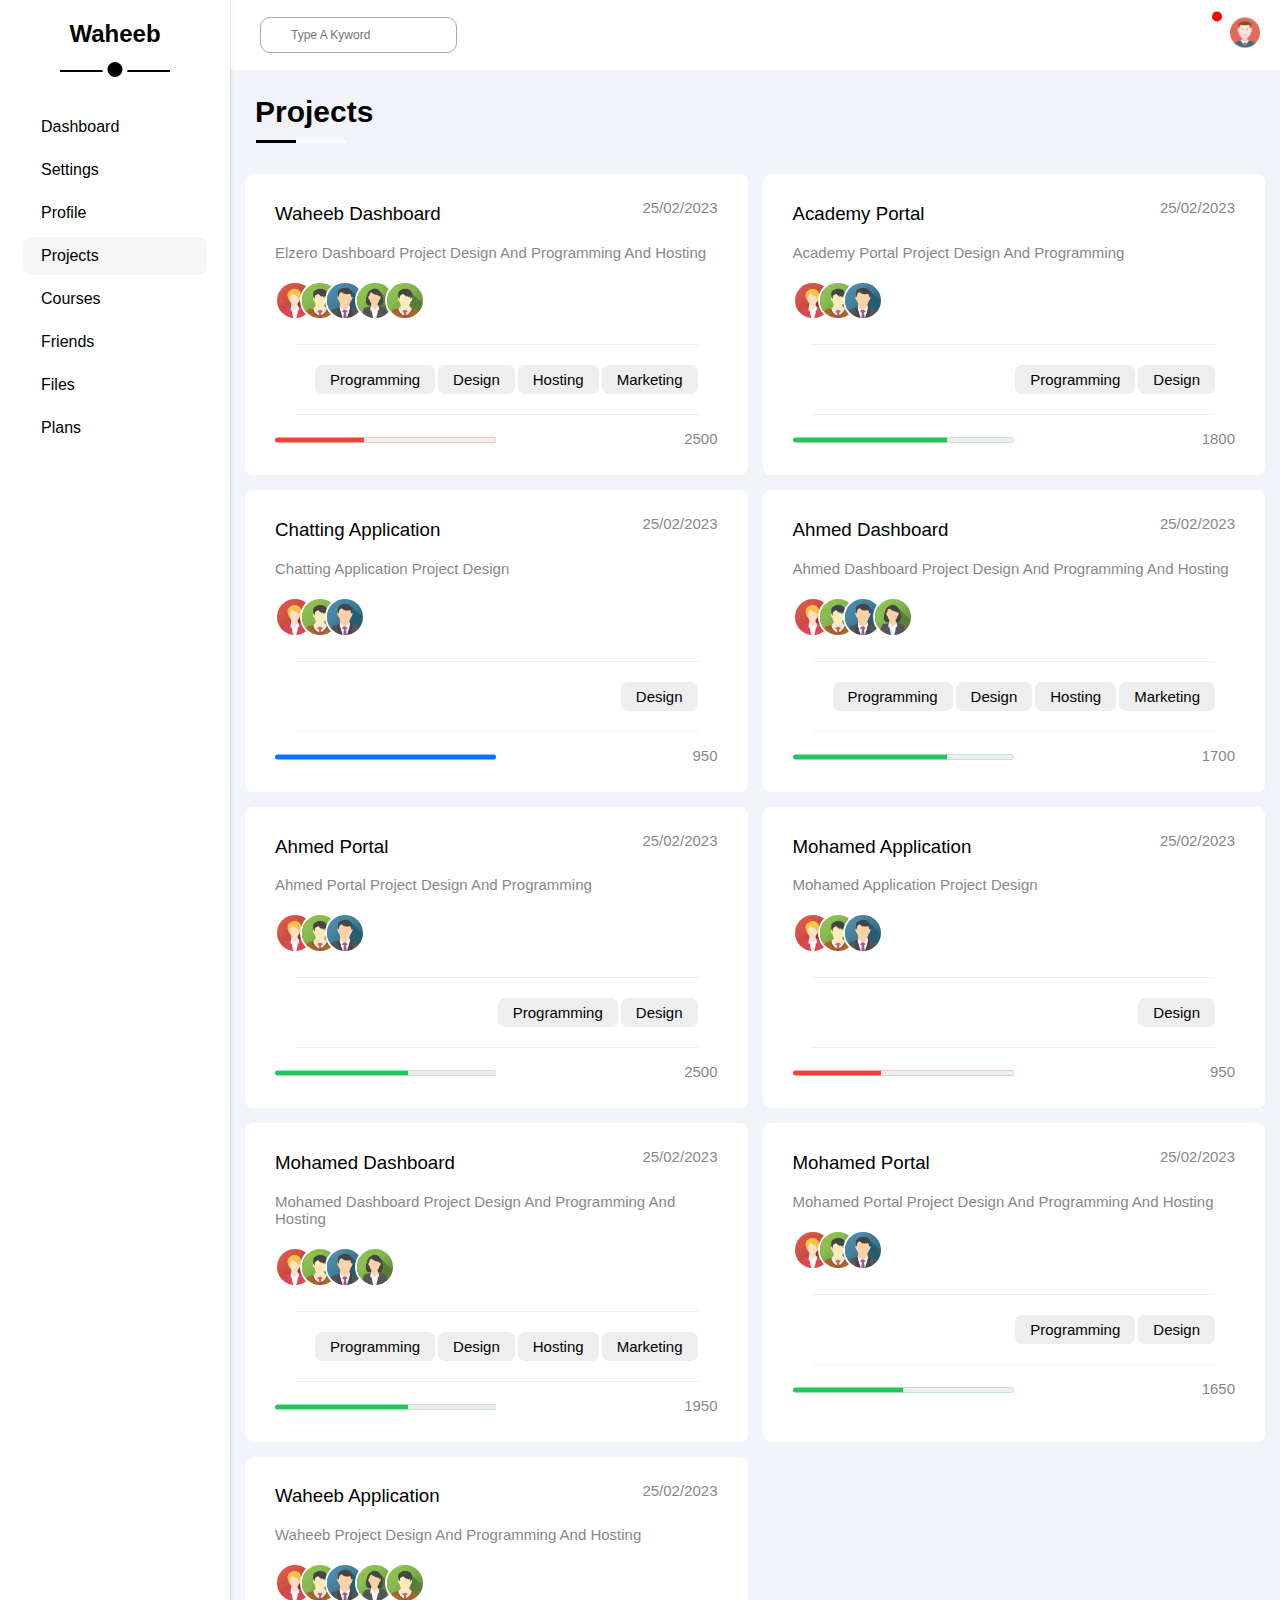
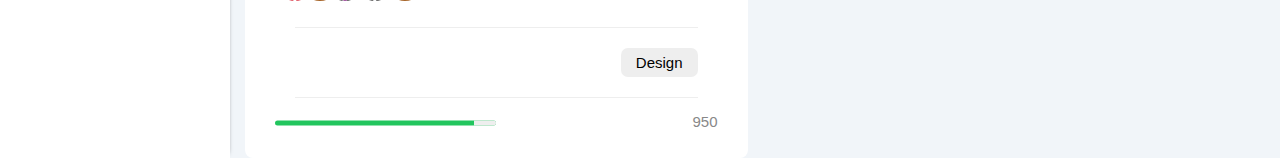
<file: Projects.html>
<!DOCTYPE html>
<html lang="en">

<head>
  <meta charset="UTF-8" />
  <meta http-equiv="X-UA-Compatible" content="IE=edge" />
  <meta name="viewport" content="width=device-width, initial-scale=1.0" />
  <link rel="stylesheet" href="master-file.css" />
  <link rel="stylesheet" href="https://cdnjs.cloudflare.com/ajax/libs/font-awesome/6.3.0/css/all.min.css"
    integrity="sha512-SzlrxWUlpfuzQ+pcUCosxcglQRNAq/DZjVsC0lE40xsADsfeQoEypE+enwcOiGjk/bSuGGKHEyjSoQ1zVisanQ=="
    crossorigin="anonymous" referrerpolicy="no-referrer" />

  <title>Projects</title>
</head>

<body>
  <main class="continer">

    <aside>
      <h2>Waheeb</h2>
      <ul class="main-asidebar set-1 pro2 pro-3">
        <li>
          <a href="index.html"><i class="fa-regular fa-chart-bar fa-fw me1"></i></a> <a href="index.html">
            Dashboard</a>
        </li>
        <li>
          <a href="setings.html"><i class="fa-solid fa-gear fa-fw me1"></i> </a><a href="setings.html">
            Settings</a>
        </li>
        <li class="sting-2">
          <a href="Profile.html"><i class="fa-regular fa-user fa-fw me1"></i></a> <a href="Profile.html">
            Profile</a>
        </li>
        <li class="proge-1">
          <a href="Projects.html"><i class="fa-solid fa-diagram-project fa-fw me1"></i></a> <a href="Projects.html">
            Projects</a>
        </li>
        <li>
          <a href="Courses.html"><i class="fa-solid fa-graduation-cap fa-fw me1"></i></a> <a href="Courses.html">
            Courses</a>
        </li>
        <li>
          <a href="Friends.html"><i class="fa-regular fa-circle-user fa-fw me1"></i></a> <a href="Friends.html">
            Friends</a>
        </li>
        <li>
          <a href="Files.html"><i class="fa-regular fa-file fa-fw me1"></i></a> <a href="Files.html">
            Files</a>
        </li>
        <li>
          <a href="Plans.html"><i class="fa-regular fa-credit-card fa-fw me1"></i></a> <a href="Plans.html">
            Plans</a>
        </li>
      </ul>
    </aside>

    <div class="main-head">
      <header>
        <div>
          <span class="search-icon"><i class="fa-solid fa-magnifying-glass"></i></span>
          <input type="search" name="search" placeholder="Type A Kyword" />
        </div>
        <div class="notifaction-avatar">
          <span class="noty"><i class="fa-regular fa-bell fa-lg"></i></span>
          <img src="img/avatar.png" alt="" />
        </div>
      </header>

      <section>
        <h1>Projects</h1>

        <main class="main-boxs dashboard-1">

          <!-- one -->
          <div class="main-box main-project">
            <div>
              <div class="w-d">
                <h3>Waheeb Dashboard</h3>
                <p>25/02/2023
                </p>
              </div>
              <p class="w-dp">Elzero Dashboard Project Design And Programming And Hosting</p>
            </div>

            <div class="all-img-td pic-prog">
              <img src="img/team-05.png" alt="">
              <img src="img/team-03.png" alt="" class="img-td1" style="left: 55px;">
              <img src="img/team-01.png" alt="" class="img-td2" style="left: 80px;">
              <img src="img/team-02.png" alt="" class="img-td3" style="left: 110px;">
              <img src="img/team-03.png" alt="" class="img-td3" style="left: 140px;">
            </div>

            <div class="skils-3 prog-skill">
              <span>Programming</span>
              <span>Design</span>
              <span>Hosting</span>
              <span>Marketing</span>
            </div>
            <div class="line-prog">
              <div class="dad-line koo red-koo">
                <span style="width: 60%;"></span>
              </div>
              <p><i class="fa-solid fa-dollar-sign"></i> 2500</p>
            </div>
          </div>
          <!-- two -->
          <div class="main-box main-project">
            <div>
              <div class="w-d">
                <h3>Academy Portal</h3>
                <p>25/02/2023
                </p>
              </div>
              <p class="w-dp">Academy Portal Project Design And Programming</p>
            </div>

            <div class="all-img-td pic-prog">
              <img src="img/team-05.png" alt="">
              <img src="img/team-03.png" alt="" class="img-td1" style="left: 55px;">
              <img src="img/team-01.png" alt="" class="img-td2" style="left: 80px;">
            </div>

            <div class="skils-3 prog-skill">
              <span>Programming</span>
              <span>Design</span>
            </div>
            <div class="line-prog">
              <div class="dad-line koo">
                <span style="width: 30%;"></span>
              </div>
              <p><i class="fa-solid fa-dollar-sign"></i> 1800</p>
            </div>
            </d>

          </div>
          <!-- three -->
          <div class="main-box main-project">
            <div>
              <div class="w-d">
                <h3>Chatting Application</h3>
                <p>25/02/2023
                </p>
              </div>
              <p class="w-dp">Chatting Application Project Design</p>
            </div>

            <div class="all-img-td pic-prog">
              <img src="img/team-05.png" alt="">
              <img src="img/team-03.png" alt="" class="img-td1" style="left: 55px;">
              <img src="img/team-01.png" alt="" class="img-td2" style="left: 80px;">
            </div>

            <div class="skils-3 prog-skill">
              <span>Design</span> 
            </div>
            <div class="line-prog">
              <div class="dad-line koo blue-koo">
                <span style="width: 0%;"></span>
              </div>
              <p><i class="fa-solid fa-dollar-sign"></i> 950</p>
            </div>
            </d>

          </div>
          <!-- four -->
          <div class="main-box main-project">
            <div>
              <div class="w-d">
                <h3>Ahmed Dashboard</h3>
                <p>25/02/2023
                </p>
              </div>
              <p class="w-dp">Ahmed Dashboard Project Design And Programming And Hosting</p>
            </div>

            <div class="all-img-td pic-prog">
              <img src="img/team-05.png" alt="">
              <img src="img/team-03.png" alt="" class="img-td1" style="left: 55px;">
              <img src="img/team-01.png" alt="" class="img-td2" style="left: 80px;">
              <img src="img/team-02.png" alt="" class="img-td3" style="left: 110px;">
            </div>

            <div class="skils-3 prog-skill">
              <span>Programming</span>
              <span>Design</span>
              <span>Hosting</span>
              <span>Marketing</span>
            </div>
            <div class="line-prog">
              <div class="dad-line koo">
                <span style="width: 30%;"></span>
              </div>
              <p><i class="fa-solid fa-dollar-sign"></i> 1700</p>
            </div>
            </d>

          </div>
          <!-- five -->
          <div class="main-box main-project">
            <div>
              <div class="w-d">
                <h3>Ahmed Portal</h3>
                <p>25/02/2023
                </p>
              </div>
              <p class="w-dp">Ahmed Portal Project Design And Programming</p>
            </div>

            <div class="all-img-td pic-prog">
              <img src="img/team-05.png" alt="">
              <img src="img/team-03.png" alt="" class="img-td1" style="left: 55px;">
              <img src="img/team-01.png" alt="" class="img-td2" style="left: 80px;">
            </div>

            <div class="skils-3 prog-skill">
              <span>Programming</span>
              <span>Design</span>
             
            </div>
            <div class="line-prog">
              <div class="dad-line koo">
                <span style="width: 40%;"></span>
              </div>
              <p><i class="fa-solid fa-dollar-sign"></i> 2500</p>
            </div>
            </d>

          </div>
          <!-- six -->
          <div class="main-box main-project">
            <div>
              <div class="w-d">
                <h3>Mohamed Application</h3>
                <p>25/02/2023
                </p>
              </div>
              <p class="w-dp">Mohamed Application Project Design</p>
            </div>

            <div class="all-img-td pic-prog">
              <img src="img/team-05.png" alt="">
              <img src="img/team-03.png" alt="" class="img-td1" style="left: 55px;">
              <img src="img/team-01.png" alt="" class="img-td2" style="left: 80px;">
            </div>

            <div class="skils-3 prog-skill">
              <span>Design</span>
            
            </div>
            <div class="line-prog">
              <div class="dad-line koo red-koo">
                <span style="width: 60%;"></span>
              </div>
              <p><i class="fa-solid fa-dollar-sign"></i> 950</p>
            </div>
            </d>

          </div>
          <!-- sevev -->
          <div class="main-box main-project">
            <div>
              <div class="w-d">
                <h3>Mohamed Dashboard</h3>
                <p>25/02/2023
                </p>
              </div>
              <p class="w-dp">Mohamed Dashboard Project Design And Programming And Hosting</p>
            </div>

            <div class="all-img-td pic-prog">
              <img src="img/team-05.png" alt="">
              <img src="img/team-03.png" alt="" class="img-td1" style="left: 55px;">
              <img src="img/team-01.png" alt="" class="img-td2" style="left: 80px;">
              <img src="img/team-02.png" alt="" class="img-td3" style="left: 110px;">
            </div>

            <div class="skils-3 prog-skill">
              <span>Programming</span>
              <span>Design</span>
              <span>Hosting</span>
              <span>Marketing</span>
            </div>
            <div class="line-prog">
              <div class="dad-line koo">
                <span style="width: 40%;"></span>
              </div>
              <p><i class="fa-solid fa-dollar-sign"></i> 1950</p>
            </div>
            </d>

          </div>
          <!-- eight -->
          <div class="main-box main-project">
            <div>
              <div class="w-d">
                <h3>Mohamed Portal</h3>
                <p>25/02/2023
                </p>
              </div>
              <p class="w-dp">Mohamed Portal Project Design And Programming And Hosting</p>
            </div>

            <div class="all-img-td pic-prog">
              <img src="img/team-05.png" alt="">
              <img src="img/team-03.png" alt="" class="img-td1" style="left: 55px;">
              <img src="img/team-01.png" alt="" class="img-td2" style="left: 80px;">
            </div>

            <div class="skils-3 prog-skill">
              <span>Programming</span>
              <span>Design</span>
          
            </div>

            <div class="line-prog">
              <div class="dad-line koo">
                <span style="width: 50%;"></span>
              </div>
              <p><i class="fa-solid fa-dollar-sign"></i> 1650</p>
            </div>
            </d>

          </div>
          <!-- nine -->
          <div class="main-box main-project">
            <div>
              <div class="w-d">
                <h3>Waheeb Application</h3>
                <p>25/02/2023
                </p>
              </div>
              <p class="w-dp">Waheeb Project Design And Programming And Hosting</p>
            </div>

            <div class="all-img-td pic-prog">
              <img src="img/team-05.png" alt="">
              <img src="img/team-03.png" alt="" class="img-td1" style="left: 55px;">
              <img src="img/team-01.png" alt="" class="img-td2" style="left: 80px;">
              <img src="img/team-02.png" alt="" class="img-td3" style="left: 110px;">
              <img src="img/team-03.png" alt="" class="img-td3" style="left: 140px;">
            </div>

            <div class="skils-3 prog-skill">
              <span>Design</span>
            </div>

            <div class="line-prog">

              <div class="dad-line koo">
                <span style="width: 10%;"></span>
              </div>
              <p><i class="fa-solid fa-dollar-sign"></i> 950</p>
            </div>
            </d>

          </div>


        </main>
      </section>
</body>

</html>
</file>
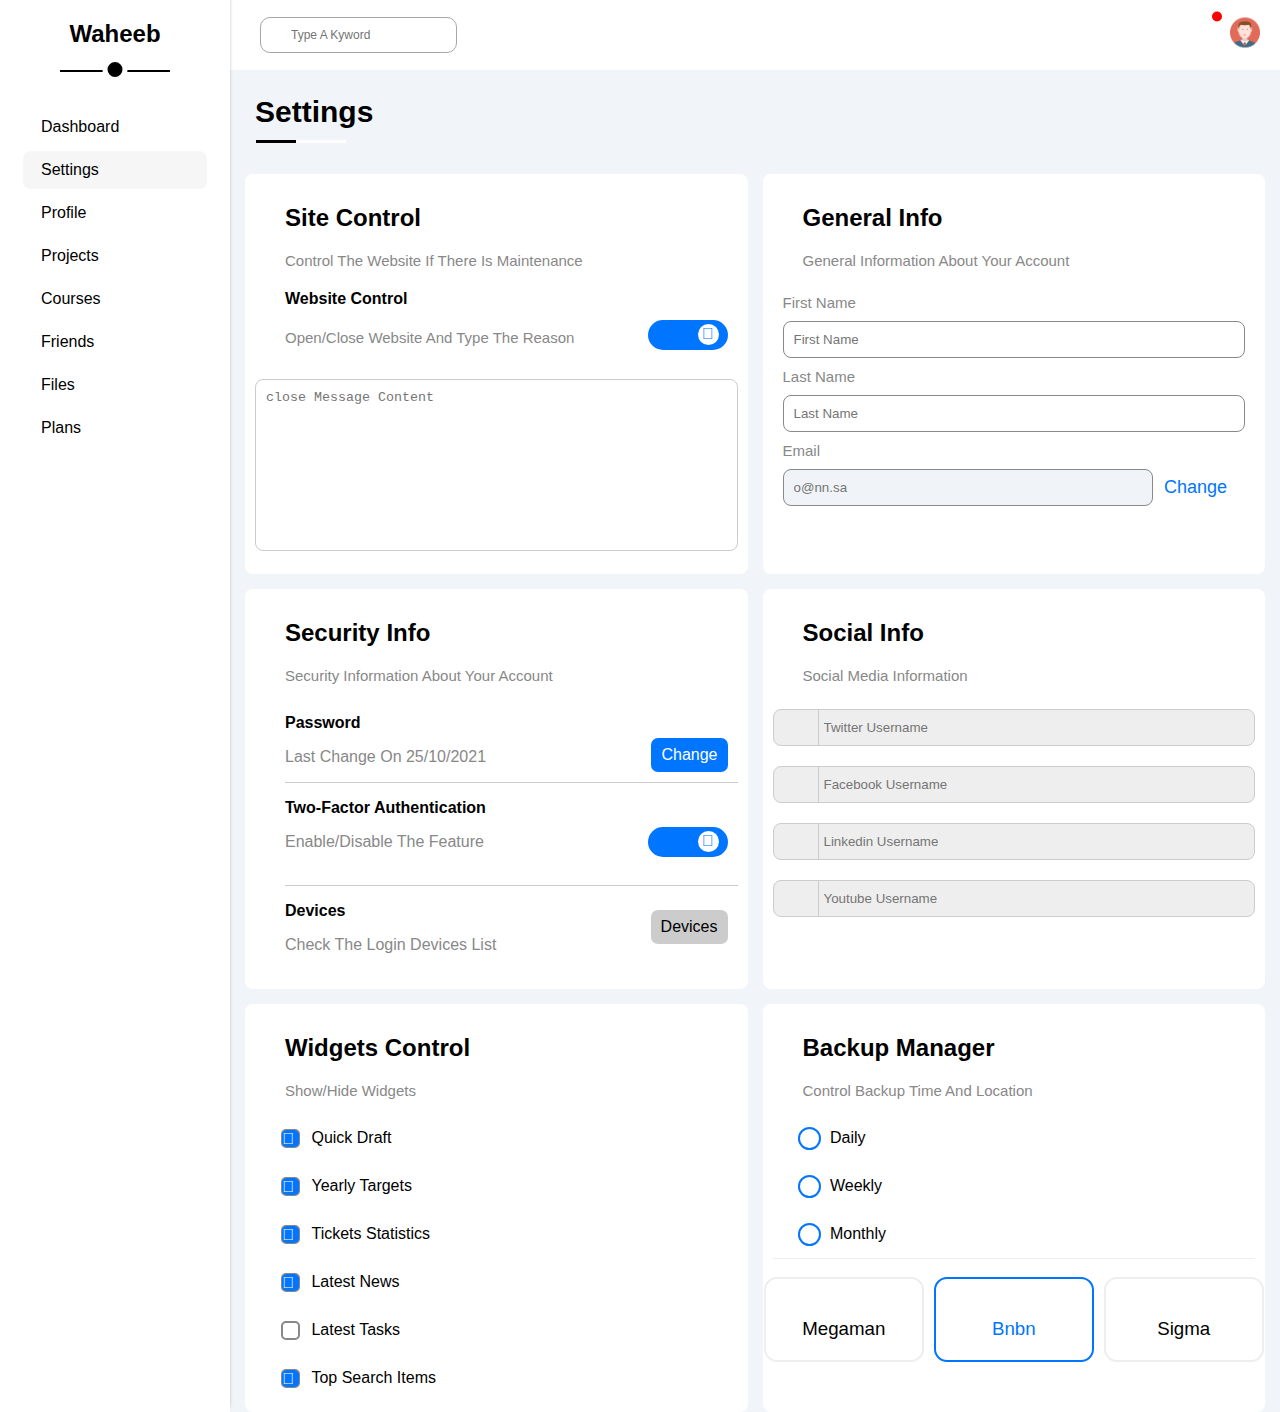
<file: setings.html>
<!DOCTYPE html>
<html lang="en">

<head>
  <meta charset="UTF-8" />
  <meta http-equiv="X-UA-Compatible" content="IE=edge" />
  <meta name="viewport" content="width=device-width, initial-scale=1.0" />
  <link rel="stylesheet" href="master-file.css" />
  <link rel="stylesheet" href="https://cdnjs.cloudflare.com/ajax/libs/font-awesome/6.3.0/css/all.min.css"
    integrity="sha512-SzlrxWUlpfuzQ+pcUCosxcglQRNAq/DZjVsC0lE40xsADsfeQoEypE+enwcOiGjk/bSuGGKHEyjSoQ1zVisanQ=="
    crossorigin="anonymous" referrerpolicy="no-referrer" />

  <title>Settings</title>
</head>

<body>
  <main class="continer">

    <aside>
      <h2>Waheeb</h2>
      <ul class="main-asidebar set-1">
        <li>
          <a href="index.html"><i class="fa-regular fa-chart-bar fa-fw me1"></i> </a><a href="index.html"> Dashboard</a>
        </li>
        <li class="sting">
          <a href="setings.html"><i class="fa-solid fa-gear fa-fw me1"></i></a> <a href="setings.html"> Settings</a>
        </li>
        <li>
          <a href="Profile.html"><i class="fa-regular fa-user fa-fw me1"></i></a> <a href="Profile.html"> Profile</a>
        </li>
        <li>
          <a href="Projects.html"><i class="fa-solid fa-diagram-project fa-fw me1"></i></a> <a href="Projects.html"> Projects</a>
        </li>
        <li>
         <a href="Courses.html"><i class="fa-solid fa-graduation-cap fa-fw me1"></i></a> <a href="Courses.html"> Courses</a>
        </li>
        <li>
         <a href="Friends.html"><i class="fa-regular fa-circle-user fa-fw me1"></i></a>  <a href="Friends.html"> Friends</a>
        </li>
        <li>
         <a href="Files.html"><i class="fa-regular fa-file fa-fw me1"></i></a>  <a href="Files.html"> Files</a>
        </li>
        <li>
         <a href="Plans.html"><i class="fa-regular fa-credit-card fa-fw me1"></i></a>  <a href="Plans.html"> Plans</a>
        </li>
      </ul>
    </aside>

    <div class="main-head">
      <header>
        <div>
          <span class="search-icon"><i class="fa-solid fa-magnifying-glass"></i></span>
          <input type="search" name="search" placeholder="Type A Kyword" />
        </div>
        <div class="notifaction-avatar">
          <span class="noty"><i class="fa-regular fa-bell fa-lg"></i></span>
          <img src="img/avatar.png" alt="" />
        </div>
      </header>

      <section>
        <h1>Settings</h1>

        <main class="main-boxs dashboard-1">
          <!-- one -->
          <div class="main-box">
            <div class="quick">
              <h2>Site Control</h2>
              <p>Control The Website If There Is Maintenance</p>
            </div>



            <div class="togel-menu">
              <div class="quick">
                <h4>Website Control</h4>
                <p> Open/Close Website And Type The Reason</p>
              </div>

              <label for="p">
                <input id="p" class="togel-chekbox" type="checkbox" checked>
                <div class="togel-switch"></div>
              </label>

            </div>

            <textarea name="" id="close" cols="30" rows="10" placeholder="close Message Content"></textarea>


          </div>

          <!-- two -->
          <div class="main-box">
            <div class="quick">
              <h2>General Info</h2>
              <p>General Information About Your Account</p>
            </div>

            <div class="all-label">
              <label for="">First Name</label>
              <input type="text" placeholder="First Name">
              <label for="">Last Name</label>
              <input type="text" placeholder="Last Name">
              <label for="">Email</label>
              <input type="email" placeholder="o@nn.sa" readonly>

              <a href="#" class="Change">Change</a>
            </div>
          </div>

          <!-- three -->
          <div class="main-box">
            <div class="quick">
              <h2>Security Info</h2>
              <p>Security Information About Your Account</p>
            </div>

            <div class="baba-pasward">
              <div class="quick quic-settigs">
                <div>
                  <h3>Password</h3>
                  <p>Last Change On 25/10/2021</p>
                </div>
                <a href="#" class="Profile prof-2">Change</a>
              </div>
              <div class="quick quic-settigs">
                <div>
                  <h3>Two-Factor Authentication</h3>
                  <p>Enable/Disable The Feature</p>
                </div>
                <label for="o">
                  <input id="o" class="togel-chekbox" type="checkbox" checked>
                  <div class="togel-switch"></div>
                </label>
              </div>

              <div class="quick quic-settigs">
                <div>
                  <h3>Devices</h3>
                  <p>Check The Login Devices List</p>
                </div>
                <a href="#" class="Profile prof-2 porf-3">Devices</a>
              </div>
            </div>

          </div>

          <!-- four -->
          <div class="main-box inf0-social">
            <div class="quick">
              <h2>Social Info</h2>
              <p>Social Media Information</p>
            </div>

            <div class="bab-twity">
              <i class="fa-brands fa-twitter center-flex c-grey"></i>
              <input class="with-2" type="text" placeholder="Twitter Username">
            </div>
            <div class="bab-twity">
              <i class="fa-brands fa-facebook-f center-flex c-grey"></i>
              <input class="with-2" type="text" placeholder="Facebook Username">
            </div>
            <div class="bab-twity">
              <i class="fa-brands fa-linkedin center-flex c-grey"></i>
              <input class="with-2" type="text" placeholder="Linkedin Username">
            </div>
            <div class="bab-twity">
              <i class="fa-brands fa-youtube center-flex c-grey"></i>
              <input class="with-2" type="text" placeholder="Youtube Username">
            </div>

          </div>
          <!-- five -->
          <div class="main-box">
            <div class="quick">
              <h2>Widgets Control</h2>
              <p>Show/Hide Widgets</p>
            </div>

            <div class="chek-man">
              <div>
                <input id="q" type="checkbox" checked>
                <label for="q">Quick Draft</label>
              </div>
              <div>
                <input id="bb" type="checkbox" checked>
                <label for="bb">Yearly Targets</label>
              </div>
              <div>
                <input id="ol" type="checkbox" checked>
                <label for="ol">Tickets Statistics</label>
              </div>
              <div>
                <input id="oo" type="checkbox" checked>
                <label for="oo">Latest News</label>
              </div>
              <div>
                <input id="ll" type="checkbox">
                <label for="ll">Latest Tasks</label>
              </div>
              <div>
                <input id="t" type="checkbox" checked>
                <label for="t">Top Search Items</label>
              </div>
            </div>
          </div>
          <!-- six -->
          <div class="main-box">
            <div class="quick">
              <h2>Backup Manager</h2>
              <p>Control Backup Time And Location</p>
            </div>

            <div class="daly-all">
              <div>
                <input id="Daily" type="radio" name="time">
                <label for="Daily">Daily</label>
              </div>
              <div>
                <input id="Weekly" type="radio" name="time">
                <label for="Weekly">Weekly</label>
              </div>
              <div>
                <input id="Monthly" type="radio" name="time">
                <label for="Monthly">Monthly</label>
              </div>
            </div>

         <div class="dad-miga">
             <div class="Megaman">
               <input id="Megama" type="radio" name="anan">
               <label for="Megama">
                 <i class="fa-solid fa-server d-block mb-10"></i>
                 <h3>Megaman</h3>
               </label>
             </div>
          
             <div class="Megaman">
               <input id="Bnbn" type="radio" name="anan" checked>
               <label for="Bnbn">
                 <i class="fa-solid fa-server d-block mb-10"></i>
                 <h3>Bnbn</h3>
               </label>
             </div>
             <div class="Megaman">
              <input id="Sigma" type="radio" name="anan">
              <label for="Sigma">
                <i class="fa-solid fa-server d-block mb-10"></i>
                <h3>Sigma</h3>
              </label>
            </div>
         </div>

          </div>

        </main>
      </section>

    </div>


  </main>
</body>

</html>
</file>
<file: master-file.css>
* {
  box-sizing: border-box;
  list-style: none;
  text-decoration: none;
}

body {
  padding: 0;
  margin: 0;
  font-family: "Open Sans", sans-serif;

}

p {
  color: #888;
  font-size: 15px;
}

::-webkit-scrollbar {
  width: 15px;
  scroll-behavior: smooth;
}

::-webkit-scrollbar-thumb {
  background-color: #0075ff;
}

::-webkit-scrollbar-track {
  background-color: #0077ff42;
}

:root {
  --blue-color: #0075ff;
  --blue-alt-color: #0d69d5;
  --orange-color: #f59e0b;
  --green-color: #22c55e;
  --red-color: #f44336;
  --grey-color: #888;
  --main-color: #0075ff;
  --thdcolor: #f6f6f6;
}

/* navbar */


.continer {
  display: grid;
  grid-template-columns: 230px 1fr;
}

aside {
  box-shadow: -6px -8px 5px 3px;
  z-index: 10;
}

.main-asidebar {
  margin-top: 60px;
  padding-left: 0;
}

.main-asidebar li {
  padding: 10px;
  width: 80%;
  margin: auto;
  border-radius: 8px;
  margin-bottom: 5px;
  display: flex;
}

.main-asidebar li:first-child {
  background-color: var(--thdcolor);
}

.main-asidebar li a {
  color: #000;
  font-size: 16px;
  font-weight: 500;

}

.main-asidebar li a:last-child {
  width: 100%;
  display: block;
}

.main-asidebar li:hover {
  background-color: var(--thdcolor);

}

.me1 {
  margin-right: 8px;
}

aside h2 {
  text-align: center;
  position: relative;
}

aside h2::before {
  content: '';
  width: 110px;
  height: 2px;
  background-color: rgb(0, 0, 0);
  position: absolute;
  left: 50%;
  top: 50px;
  transform: translateX(-50%);
}

aside h2::after {
  content: '';
  width: 15px;
  height: 15px;
  border-radius: 50%;
  border: 5px solid #ffffff;
  background-color: rgb(0, 0, 0);
  position: absolute;
  left: 50%;
  top: 37px;
  transform: translateX(-50%);
  animation: bac-aside 1s infinite;
}

@keyframes bac-aside {
  0% {
    background-color: #000;
  }

  50% {
    background-color: #0075ff;
  }

  100% {
    background-color: #0075ff;

  }
}


@media screen and (max-width:767px) {
  .main-asidebar {
    margin-top: 27px;
  }

  .main-asidebar li {
    justify-content: center;
    align-items: center;
  }

  aside h2::before, aside h2::after {
    display: none;
  }

  .main-asidebar a:last-child {
    display: none;
  }

  .continer {
    grid-template-columns: 70px 1fr;
  }

  aside h2 {
    font-size: 13px;
    margin-top: 30px;
  }

  .main-asidebar li a:last-child {
    display: none;
  }
}

/* header section */

header {
  height: 70px;
  position: relative;
  display: flex;
  justify-content: space-between;
}

header input {
  position: absolute;
  left: 30px;
  top: 50%;
  transform: translatey(-50%);
  padding: 10px;
  border-radius: 10px;
  border: 1px solid #a7a7a7;
  outline: none;
  padding-left: 30px;
  font-size: 12px;
}

.search-icon {
  position: absolute;
  left: 40px;
  top: 50%;
  transform: translatey(-50%);
  z-index: 18;
  font-size: 12px;
}

header img {
  width: 30px;
  margin-left: 8px;
}

.notifaction-avatar {
  position: absolute;
  right: 20px;
  top: 50%;
  transform: translateY(-50%);

}

.noty {
  font-size: 20px;
  position: relative;
  bottom: 6px;
}

.noty::after {
  content: "";
  width: 10px;
  height: 10px;
  border-radius: 50%;
  position: absolute;
  right: 0;
  background-color: red;
}



/* about the section */

.main-head section {
  background-color: #f1f5f9;
}

.main-head section>h1 {
  padding: 25px;
  position: relative;
  font-size: 30px;
  margin-top: 0;
}

.main-head section h1::after {
  content: '';
  width: 40px;
  height: 3px;
  background-color: rgb(0, 0, 0);
  position: absolute;
  left: 26px;
  top: 70px;
}

.main-head section h1::before {
  content: '';
  width: 70px;
  height: 3px;
  background-color: rgb(255, 255, 255);
  position: absolute;
  left: 46px;
  top: 70px;
}

/* :start main-boxs */
.main-boxs {
  display: grid;
  grid-template-columns: repeat(auto-fill, minmax(450px, 1fr));
  gap: 15px;
  justify-content: space-between;
  padding: 0 15px;
  width: 100%;
}

/* one */
.main-box {
  background-color: rgb(255, 255, 255);
  border-radius: 8px;
  width: 100%;
  min-height: 400px;
  position: relative;
  padding: 10px;
}

.user1 {
  width: 60px;
  border-radius: 50%;
  position: relative;
  left: 40px;
  top: -30px;
  border: 4px solid white;
}

.user2 {
  border-radius: 5px 5px 0 0;
  background-color: #eee;
  display: flex;
  justify-content: space-between;

}

.welcom-png {
  max-width: 200px;
  margin: 10px;
}

.user3 {
  display: flex;
  justify-content: space-around;
  text-align: center;
  border: 1px solid #EEE;
  border-left: none;
  border-right: none;
}

.user3 h3 {
  font-weight: 300;
}

.Profile {
  background-color: #0075ff;
  color: white;
  padding: 10px 15px;
  border-radius: 7px;
  position: absolute;
  right: 10px;
  bottom: 0;
  margin: 30px;
}

/* two */
.quick {
  margin-left: 30px;
}

.areaa-text {
  display: flex;
  flex-direction: column;
  padding: 20px;

}

.areaa-text input, .areaa-text textarea {
  background-color: var(--thdcolor);
  padding: 10px;
  margin-bottom: 10px;
  border: none;
  border-radius: 8px;
  outline: none;
}

.areaa-text textarea {
  resize: none;
}

.save {
  background-color: #0075ff;
  color: white;
  padding: 7px 14px;
  border-radius: 7px;
  float: right;
}


/* three */
.all-three {
  display: flex;
  margin-top: 10px;
}

.box-icon {
  width: 25%;
  background-color: rgb(0 117 255 / 20%);
  position: relative;
  margin-right: 10px;
}

.c-blue {
  position: absolute;
  top: 50%;
  left: 50%;
  transform: translate(-50%);
  color: var(--main-color);
}

.bab-money {
  width: 100%;
}

.baba-line {
  display: flex;
}

.line-color {
  height: 4px;
  background-color: var(--main-color);
  display: block;
  position: relative;
}

.line-color::after {
  content: "80%";
  font-size: 14px;
  background-color: var(--main-color);
  padding: 3px;
  border-radius: 5px;
  color: white;
  position: absolute;
  right: -16px;
  top: -40px;
}

.line-color::before {
  content: "";
  border: 10px solid;
  border-color: var(--main-color) transparent transparent transparent;
  position: absolute;
  right: -10px;
  top: -20px;


}

.line-opacty {
  height: 4px;
  background-color: #0077ff75;
  display: block;
}

/* .orange */
.c-orange {
  color: var(--orange-color);
}

.orange {
  background-color: rgb(245 158 11 / 20%);

}

.line-orng {
  background-color: var(--orange-color);
}

.line-orng::after {
  content: "55%";
  background-color: var(--orange-color);
}

.line-orng::before {
  border-color: var(--orange-color) transparent transparent transparent;
}

.line-orng2 {
  background-color: rgba(255, 166, 0, 25%);
}

/* green */
.greens {
  color: var(--green-color);
}

.box-greens {
  background-color: #22c55e30;
}

.line-grnn {
  background-color: var(--green-color);
}

.line-grnn::after {
  content: "75%";
  background-color: var(--green-color);
}

.line-grnn::before {
  border-color: var(--green-color) transparent transparent transparent;

}

.line-grnn2 {
  background-color: #22c55e30;
  ;
}

/* four */
.main-total {
  border: 2px solid #ccc;
  width: calc(50% - 5px);
  text-align: center;
  padding-top: 10px;
  border-radius: 10px;

}

.all-total {
  display: flex;
  flex-wrap: wrap;
  gap: 10px;
}

.c-red {
  color: red;
}

/* five */
.main-Tutorials {
  display: flex;
  position: relative;
}

.main-Tutorials img {
  width: 25%;
  height: 70px;
  margin: auto 15px auto 5px;
  border-radius: 10px;
}

.main-Tutorials h4, .search-mn p {
  background-color: #eee;
  font-size: 13px;
  position: absolute;
  right: 0;
  top: 30%;
  transform: translateY(-50%);
  padding: 5px 10px;
  border-radius: 7px;
  font-weight: 100;
}

/* sex */
.main-Tasks {
  display: flex;
  justify-content: space-between;
  position: relative;
}

.main-Tasks:not(:last-child) {
  border-bottom: 1px solid #eee;
  width: 100%;
}

.delete-icon {
  position: absolute;
  right: 20px;
  top: 50%;
  transform: translateY(-50%);
}

.delete-icon:hover {
  color: var(--red-color);
  cursor: pointer;
}

.all-Tasks h4 {
  margin-bottom: 0;
  margin-top: 10px;
}

.tasks1 h4, .tasks1 p {
  text-decoration: line-through;
  opacity: 40%;
}

.delete-icon1 {
  opacity: 40%;
}

/* sevev */
.main-search {

  padding: 10px;
}

.search-mn {
  height: 50px;
  align-items: center;
}

.search-mn:first-child h4 {
  color: var(--grey-color);
  font-weight: 500;
}

.search-mn:not(:first-child) {
  font-size: 14px;
}

.search-mn {
  display: flex;
  justify-content: space-between;
  position: relative;
}

/* eight */
.uploads-a {
  height: 60px;
}

.uploads-a:not(:last-child) {
  border-bottom: 1px solid #eee;
}

.file-pdf h3, .file-pdf p {
  margin-bottom: 0;
  font-size: 15px;
  font-weight: 500;
}

.file-pdf p {
  margin-top: 5px;
}

.uploads-a img {
  width: 8%;
  margin-bottom: 0;

}

/* nigen */
.all-Progress {
  margin-left: 30px;
}

.all-Progress ul {
  border: 2px solid;
}

.all-Progress li {
  position: relative;
  margin: 30px 0;

}

.all-Progress li::before {
  content: "";
  width: 25px;
  height: 25px;
  border-radius: 50%;
  background-color: var(--blue-color);
  border: 2px solid white;
  outline: 2px solid var(--blue-color);
  position: absolute;
  left: -45px;
  top: -8px;
  z-index: 5;
}

.all-Progress li:last-child::before {
  background-color: white;
}

.all-Progress li:not(:last-child):after {
  content: "";
  width: 2px;
  height: 50px;
  background-color: var(--blue-color);
  position: absolute;
  left: -32px;
  top: 10px;

}

.all-Progress li:nth-last-child(2):before {
  animation: colorcircle 1s infinite linear;
}

@keyframes colorcircle {
  0% {
    background-color: white
  }

  100% {
    background-color: var(--main-color)
  }
}

/* eight */
.reminder-all {
  border-left: 3px solid var(--main-color);
  padding-left: 20px;
  position: relative;
  margin-left: 50px;
}

.reminder-all::before {
  content: "";
  width: 20px;
  height: 20px;
  border-radius: 50%;
  background-color: var(--blue-color);
  position: absolute;
  left: -50px;
  top: 10px;
}

.reminder-all:nth-last-child(3) {
  border-left: 3px solid var(--green-color);
}

.reminder-all:nth-last-child(3)::before {
  background-color: var(--green-color);
}

.reminder-all:nth-last-child(2) {
  border-left: 3px solid var(--orange-color);
}

.reminder-all:nth-last-child(2)::before {
  background-color: var(--orange-color);
}

.reminder-all:nth-last-child(1) {
  border-left: 3px solid var(--red-color);
}

.reminder-all:nth-last-child(1)::before {
  background-color: var(--red-color);
}

.reminder-all h4 {
  margin-bottom: 0;
}

/* ten */
.list-task {
  display: flex;
  align-items: center;
}

.list-task img {
  width: 50px;
  height: 50px;
  margin-right: 20px;
}

.list-task h4 {
  margin-bottom: 0;
}

.i-spa {
  justify-content: space-between;
  color: var(--grey-color);
}

.you-can {
  border-top: 1px solid #eee;
  border-bottom: 1px solid #eee;
  min-height: 90px;
  padding: 20px 10px;
  color: #000;
  font-size: 16px;
  line-height: 25px;
  margin: 0;
}

.i-spa {
  margin: 15px;
}

/* eleven */
.media-all {
  background-color: #0077ff54;
  position: relative;
  margin-bottom: 10px;
}

.back-social {
  background-color: #0d6ad58c;
  color: white;
  display: flex;
  align-items: center;
  justify-content: center;
  width: 50px;
}

.media-all i {
  padding: 10px;
  transition: 0.3s linear;
}

.media-all i:hover {
  transform: rotate(90deg)
}

.media-all h4 {
  color: var(--main-color);
  margin-left: 30px;
  margin-top: 0;
}

.media-all a {
  background-color: #0d6ad58c;
  padding: 5px 10px;
  border-radius: 9px;
  color: white;
  font-size: 13px;
  position: absolute;
  right: 10px;
}

.ico1 a {
  background-color: var(--blue-color);
}

.ico2 {
  background-color: rgba(255, 0, 0, 0.329);
}

.ico2 h4 {
  color: var(--red-color);
}

.ico2 a {
  background-color: var(--red-color);
}

.ico3 a {
  background-color: #0077b5;
}

.ico1 .back-social {
  background-color: var(--blue-alt-color);
}

.ico2 .back-social {
  background-color: var(--red-color);
}

.ico3 .back-social {
  background-color: #0077b5;
}

/* table */
.main-table {
  grid-template-columns: 1fr;
  padding: 20px 10px;
}

.response-table {
  width: 100%;
}

.table-all {
  margin-top: 10px;
  overflow-x: auto;
  min-width: 100px;
}

@media screen and (min-width:1000px) {
  .table-all {
    min-width: 1070px;
  }
}


.table-all table {
  min-width: 1000px;
  margin: 0;
  text-align: left;
  border-collapse: collapse;
}

table img {
  width: 30px;
  border-radius: 50%;
  border: 2px solid white;
}

table thead {
  background-color: #ccc;
  font-weight: bold;
}

table tr, td {
  border: 1px solid #ccc;
  padding: 15px;
  position: relative;
}

table tbody tr:hover {
  background-color: #eee;
}

.all-img-td .img-td1 {
  position: absolute;
  left: 30px;
}

.all-img-td .img-td2 {
  position: absolute;
  left: 44px;
}

.all-img-td .img-td3 {
  position: absolute;
  left: 60px;
}

.but-td {
  background-color: var(--green-color);
  padding: 5px 10px;
  border-radius: 7px;
  color: white;
  font-size: 14px;
}

.reject-bt {
  background-color: var(--red-color);
}

.prog-bt {
  background-color: var(--blue-color);
}

.pend-bt {
  background-color: var(--orange-color);
}

@media screen and (max-width:767px) {
  .main-head {
    width: 100%;
  }
}

/* end Dashboard */
/* start setting */

.set-1 li:first-child {
  background-color: transparent;
}

.sting {
  background-color: var(--thdcolor);
}

#close {
  width: 100%;
  padding: 10px;
  border-radius: 8px;
  border: 1px solid #ccc;
  outline: none;
  resize: none;
}

.togel-menu {
  position: relative;
}

/* start-button */
.togel-chekbox {
  -webkit-appearance: none;
  appearance: none;
}

.togel-switch {
  position: absolute;
  right: 10px;
  top: 50%;
  transform: translateY(-50%);
  background-color: #ccc;
  width: 80px;
  height: 30px;
  border-radius: 30px;
  cursor: pointer;
}

.togel-switch::before {
  font-family: var(--fa-style-family-classic);
  content: "\f00d";
  font-weight: 600;
  background-color: white;
  padding: 3px;
  color: #ccc;
  height: 15px;
  width: 15px;
  border-radius: 50%;
  position: absolute;
  left: 5px;
  top: 4px;
  display: flex;
  align-items: center;
  justify-content: center;
  transition: 0.3s;
}

.togel-chekbox:checked+.togel-switch {
  background-color: var(--main-color);
}

.togel-chekbox:checked+.togel-switch::before {
  content: "\f00c";
  color: #0075ff;
  left: 50px;
}

/* end-button */

/* tow */
.all-label {
  display: flex;
  flex-direction: column;
  padding: 10px;
  position: relative;
}

.all-label input, .with-2 {
  margin: 10px 0;
  border-radius: 8px;
  padding: 10px;
  outline: none;
  border: 1px solid #888;
}

.all-label input:last-of-type {
  background-color: #f0f4f8;
  color: #bbb;
  width: 80%;
  cursor: no-drop;
}

.all-label label {
  font-size: 15px;
  color: #888;
}

.all-label .Change {
  position: absolute;
  bottom: 28px;
  right: 28px;
  font-size: 18px;
  color: #0075ff;
}

/* three/ */
.quic-settigs {
  /* border: 2px solid; */
  position: relative;
}

.quic-settigs h3, .quic-settigs p {
  font-size: 16px;
}

.prof-2 {
  font-size: 16px;
  padding: 8px 10px;
  bottom: 10px;
  margin: 0;
}

.porf-3 {
  background-color: #ccc;
  color: #000;
}

.baba-pasward {
  margin-top: 30px;
}

.baba-pasward .quic-settigs:not(:last-child) {
  border-bottom: 1px solid #ccc;
}

/* four */
.bab-twity {
  position: relative;
}

.bab-twity::before {
  content: "";
  width: 1px;
  height: 36px;
  position: absolute;
  left: 45px;
  top: 50%;
  transform: translateY(-50%);
  background-color: #ccc;
}

.inf0-social input {
  width: 100%;
  padding-left: 50px;
  caret-color: var(--blue-color);
  background-color: #eee;
  border: 1px solid #ccc;
}

.c-grey {
  position: absolute;
  left: 18px;
  top: 50%;
  transform: translateY(-50%);
  z-index: 10;
  color: #cac3c3;

}

/* five */
.chek-man div, .daly-all div {
  padding: 15px;
  margin-left: 30px;
}

.chek-man input[type="checkbox"], .daly-all input[type="radio"] {
  -webkit-appearance: none;
  appearance: none;
}

.chek-man label, .daly-all label {
  position: relative;
  cursor: pointer;
}

.chek-man label::before {
  content: "";
  width: 15px;
  height: 15px;
  border: 2px solid #888;
  border-radius: 5px;
  position: absolute;
  left: -30px;
}

.chek-man label::after {
  font-family: var(--fa-style-family-classic);
  content: "\f00c";
  font-weight: 600;
  position: absolute;
  left: -29px;
  top: 1px;
  border-radius: 5px;
  width: 17px;
  height: 17px;
  color: white;
  background-color: var(--blue-color);
  transform: scale(0) rotate(360deg);
  transition: 0.3s;
}

.chek-man input[type="checkbox"]:checked+label::after {
  transform: scale(1);
}

/* six */

.daly-all label::before {
  content: "";
  width: 15px;
  height: 15px;
  border-radius: 50%;
  position: absolute;
  left: -30px;
  outline: 2px solid var(--blue-color);
  border: 2px solid white;
}

.daly-all label::after {
  content: "";
  position: absolute;
  left: -28px;
  top: 2px;
  border-radius: 50%;
  width: 15px;
  height: 15px;
  background-color: var(--blue-color);
  transform: scale(0);
  transition: 0.3s;
}

.daly-all input[type="radio"]:checked+label::before {
  background-color: var(--blue-color);
}

.daly-all input[type="radio"]:checked+label::after {
  transform: scale(1);
}

.dad-miga {
  border-top: 1px solid #eee;
  display: flex;
  justify-content: center;
  text-align: center;
}

@media screen and (max-width:700px) {
  .dad-miga {
    flex-direction: column;
    justify-content: center;
    align-items: center;
  }

}

.Megaman h3 {
  margin-bottom: 0;
  font-weight: 200;
}

.Megaman {
  padding: 0 5px;
}

.Megaman input[type="radio"] {
  -webkit-appearance: none;
  appearance: none;
}

.Megaman label {
  display: block;
  cursor: pointer;
  padding: 20px;
  border: 2px solid #eee;
  border-radius: 13px;
  width: 160px;
}

.Megaman input[type="radio"]:checked+label {
  border: 2px solid var(--blue-color);
  color: var(--blue-color);
}

/* end setting */
/* start profile */
.pro-2 li:first-child {
  background-color: transparent;
}

.sting-2 {
  background-color: var(--thdcolor);
}

/* one */


.pro-1-1 {
  display: flex;
  flex-direction: column;
  justify-content: center;
  align-items: center;
  position: relative;
  text-align: center;
}

.dad-line {
  width: 60%;
  position: absolute;
  bottom: 0;
  left: 50%;
  transform: translateX(-50%);
  height: 5px;
  background-color: #0075ff;
  border-radius: 10px;
}

.dad-line span {
  position: absolute;
  right: 0;
  height: 5px;
  width: 50px;
  background-color: #eee;
  border-radius: 0px 10px 10px 0px;
}

.Kaled {
  width: 100%;
  position: relative;
  margin-bottom: 15px;
}

/* media line */
@media screen and (max-width:999px) {
  .dad-line {
    top: 69%;
    width: 40%;
  }

  .dad-line {
    top: 100%;
  }
}

.gen-pers {
  position: relative;
}

.gen-pers p {
  text-align: left;
  margin-left: 20px;
  font-size: 17px;
  margin-bottom: 8px;
}

.bto {
  grid-template-columns: 1fr;
}

.main-profile {
  display: flex;
  flex-wrap: wrap;
}

.pro-1-1 {
  border-right: 1px solid #eee;
  width: 25%;
}

.pro-1-1 img {
  border-radius: 50%;
  transition: 1s;
}

.pro-1-1 img:hover {
  width: 250px;
  cursor: cell;

}


.pro-1-1 h3 {
  margin-bottom: 0;
}

.pro-2-2 {
  height: 100%;
  width: 75%;

}

.gen-pers {
  position: relative;
  min-height: 110px
}

.gen-pers:not(:last-child) {
  border-bottom: 1px solid #eee;
}

.spans-3 {
  display: flex;
  flex-wrap: wrap;
  margin-left: 20px;
}

.spans-3 div {
  min-width: 250px;
  padding: 5px 0;
}

.spans-3 div span {
  font-size: 15px;
}

.spans-3 div span:first-of-type {
  color: #888;

}

.di-togle {
  position: relative;
}

.di-togle .togel-switch {
  min-width: 70px;
  height: 20px;
  position: absolute;
  left: 0;

}

.toog-information::before {
  width: 7px;
  height: 7px;
  font-size: 10px;
}

.togel-chekbox:checked+.toog-information::before {
  left: 60px;
}

/* 2 profile section */

@media screen and (max-width:999px) {
  .pro-1-1, .pro-2-2 {
    width: 100%;
  }
}

/* tow */
.size-skil {
  font-size: 25px;
  margin-bottom: 0;
}

.pro1-2 {
  background-color: #f1f5f9;
  display: flex;
  gap: 15px;
}


.one-pro {
  flex-basis: 30%;
  border-radius: 10px;
  background-color: #fff;
}

.tow-pro {
  flex-basis: calc(70% - 15px);
  border-radius: 10px;
  background-color: #fff;
}


.skils-3 {
  display: flex;
  flex-wrap: wrap;
  gap: 3px;
  padding: 20px 0;
  margin: 0 20px;
}

.skils-3:not(:last-child) {
  border-bottom: 1px solid #eee;
}

.skils-3 span {
  background-color: #eee;
  padding: 6px 15px;
  font-size: 15px;
  border-radius: 7px;
  font-weight: 500;
}

.activition {
  border-bottom: 1px solid #eee;
  display: flex;
  position: relative;
  margin: 15px;
}

.Yesterday-activ {
  display: flex;
  justify-content: space-between;
  width: 100%;
}

.activition img {
  width: 70px;
  height: 70px;
  margin-top: 10px;
  margin-right: 20px;
}

.activition h3 {
  font-weight: 400;
}

@media screen and (max-width:767px) {
  .pro1-2 {
    flex-direction: column;
  }

  .tow-pro {
    flex-basis: calc(70% - 15px);
    border-radius: 10px;
    background-color: #fff;
  }

  .skils-3 {
    justify-content: center;
  }

  .activition {
    flex-direction: column;
    width: 80%;
    margin: 0 auto;
  }

  .activition img {
    position: relative;
    left: 50%;
    transform: translateX(-50%);
  }
}

/* end profile */
/* start projects */
.pro-3 .sting-2 {
  background-color: transparent;
}

.proge-1 {
  background-color: var(--thdcolor);
}

/* one */
.main-project {
  min-height: 200px;
  padding: 10px 30px;
}

.w-d {
  display: flex;
  justify-content: space-between;
}

.w-d h3 {
  font-weight: 400;
}

.w-dp {
  margin-top: 0;
  margin-bottom: 20px;
}

.prog-skill {
  display: flex;
  justify-content: right;
  flex-wrap: wrap;
  border-top: 1px solid #eee;
  margin-top: 20px;
}

.pic-prog img {
  width: 40px;
  border-radius: 50%;
  border: 2px solid white;
}

.pic-prog img:hover {
  z-index: 100;
  cursor: pointer;
}

.line-prog {
  position: relative;
  height: 50px;
}

.koo {
  width: 50%;
  left: 0;
  top: 50%;
  transform: translatey(-50%);
  background-color: var(--green-color);
}

.red-koo {
  background-color: var(--red-color);
}

.blue-koo {
  background-color: var(--blue-color);
}

.line-prog p {
  position: absolute;
  right: 0;

}

@media screen and (max-width:767px) {
  .prog-skill span {
    width: fit-content;
  }

  .prog-skill {
    width: 100%;
    flex-direction: column;
  }

  .koo {
    top: 10px;
    left: 50%;
    transform: translateX(-50%);
    width: 100%;

  }

  .line-prog p {
    bottom: -10px;
    left: 50%;
    transform: translateX(-50%);
    text-align: center;
  }

  .w-d {
    flex-direction: column;
  }
}

/* end projects */
/* start courses */
.cours-5 .proge-1 {
  background-color: transparent;
}

.cours-1 {
  background-color: var(--thdcolor);
}

/* oneee */
.courses-man {
  grid-template-columns: repeat(auto-fill, minmax(280px, 1fr));
}

.main-courses {
  padding: 0;
}

.main-courses img:first-child {
  width: 100%;
  border-radius: 5px 5px 0 0;
}

.user-1 {
  width: 80px;
  position: absolute;
  top: 20px;
  left: 20px;
  border-radius: 50%;
  border: 2px solid white;
  transition: 1s;
}

.user-1:hover {
  transform: rotate(360deg) scale(0.5);
  border: 2px solid #000;
  cursor: pointer;
}

.mastring {
  border-bottom: 2px solid #eee;
  margin-top: -20px;
  padding: 15px;
  position: relative;
}

.mastring h4 {
  font-size: 17px;
  margin-bottom: 0;
}

.mastring p {
  line-height: 1.5rem;
  min-height: 80px;
}

.mastring .pof0 {
  position: absolute;
  left: 50%;
  transform: translateX(-50%);
  background-color: #0075ff;
  color: white;
  padding: 5px 20px;
  border-radius: 8px;
}

.dolar-2 {
  display: flex;
  justify-content: space-between;
  padding: 0 15px;
}

/* end courses */
/* start friends */

.frind-6 .cours-1 {
  background-color: transparent;
}

.frind-66 {
  background-color: var(--thdcolor);
}

/* oneee? */
.contact {
  position: absolute;
}

.contact i {
  padding: 8px;
  background-color: #eee;
  border-radius: 50%;
  color: #888;
  transition: 0.5s;
}

.contact i:hover {
  background-color: var(--blue-color);
  color: white;
  cursor: pointer;
}

.frind-man {
  min-height: 100px;
}

.part-1 {
  text-align: center;
  margin: 10px 0;
}

.part-1 img {
  width: 100px;
  border-radius: 50%;
}

.part-1 h4 {
  margin: 8px 0;


}

.part-1 p {
  margin-top: 0;
}

.part-2 {
  border-top: 1px solid #eee;
  margin: 5px 0;
  padding: 5px 20px;
}

.part-2 div {
  padding: 6px 0;
  font-size: 15px;
}

.part-3 {
  position: relative;
  /* border: 2px solid; */
  align-items: center;
}

.part-3 p {
  font-size: 14px;
  width: 100%;
}

.lio {
  display: flex;

}

.part-3 .lio a {
  background-color: var(--blue-color);
  color: white;
  padding: 5px 10px;
  border-radius: 8px;
  font-size: 13px;
  margin-left: 5px;
}

.part-3 .lio a:last-child {
  background-color: var(--red-color);
}

/* end frindes */
/* start Files */
.file-7 .frind-66 {
  background-color: transparent;
}

.file-77 {
  background-color: var(--thdcolor);
}

.alll-foli {
  display: flex;
}

/* one{} */
.file-man {
  flex-basis: 75%;
  grid-template-columns: repeat(auto-fill, minmax(200px, 1fr));
  padding-bottom: 20px;
}

.file-m {
  min-height: 100px;
}

.file-m .contact {
  position: absolute;
  top: 20px;
  left: 0;

}

.file-m .contact i {
  background-color: transparent;
}

.file-m .contact i:hover {
  color: #0075ff;
}

.my-filepdf {
  border-bottom: 1px solid #eee;
  position: relative;
  padding-bottom: 25px;
}

.my-filepdf img {
  width: 70px;
  border-radius: 0;
  transition: 0.3s;
}

.my-filepdf img:hover {
  transform: rotate(10deg);
}

.my-filepdf h4 {
  font-weight: 500;
  font-size: 15px;
}

.my-filepdf p {
  position: absolute;

}

.mb-fil {
  padding: 0;
}

/* aside-file */
.file-man2 {
  flex-basis: 25%;
  margin-right: 15px;
}

.aqua-man {
  position: relative;
  min-height: 420px;
}

.aqua-man .quick {
  margin: 0;
  font-size: 15px;

}

.pdf-file {
  border: 1px solid #eee;
  border-radius: 9px;
  padding: 7px;
  display: flex;
  align-items: center;
  position: relative;
  margin-bottom: 15px;
}

.back-i {
  background-color: rgb(0 117 255 / 20%);
  width: 40px;
  height: 40px;
  display: flex;
  justify-content: center;
  align-items: center;
  margin-right: 10px;
  color: #0075ff;
}

.pdf-file div span {
  font-size: 14px;
}

.pdf-file div p {
  margin-top: 3px;
  margin-bottom: 0;
  font-size: 14px;
}

.pdf-file>p {
  position: absolute;
  right: 5px;
  font-size: 14px;
}

.Upload {
  background-color: #0075ff;
  color: white;
  padding: 11px;
  border-radius: 8px;
  font-size: 14px;
  position: absolute;
  bottom: 20px;
  left: 50%;
  transform: translateX(-50%);

}

.Upload:hover i {
  animation: my-top 1s infinite linear;
}

@keyframes my-top {
  0% {
    transform: translateY(8px);
  }

  50% {
    transform: translateY(-8px);
  }

  100% {
    transform: translateY(0);
  }
}

.back-orng {
  background-color: hsla(39, 100%, 50%, 20%);
}

.back-red {
  background-color: hsla(7, 100%, 50%, 0.11);
}

.back-grn {
  background-color: hsla(135, 100%, 50%, 0.20);
  color: var(--green-color);
}

@media screen and (max-width:767px) {
  .alll-foli {
    flex-direction: column-reverse;
  }

  .file-man {
    margin-top: 15px;
  }

  .file-man2 {
    margin-left: 15px;
  }
}

@media screen and (min-width:768px) and (max-width:1100px) {
  .file-man, .file-man2 {
    flex-basis: 50%;
  }

}

/* end files */
/* start plans */
.plans-7 .frind-66 {
  background-color: transparent;
}

.plans-77 {
  background-color: var(--thdcolor);
}

/* onell */
.plan-1 {
  outline: 4px solid var(--green-color);
  background-color: var(--green-color);
  border: 4px solid white;
  text-align: center;
  color: white;
  padding: 15px 0;
}

.plan-1 h2 {
  margin-bottom: 0;
}

.plan-1 p {
  font-size: 50px;
  margin: 0;
  color: #fff;
}

.plan-1 p sup {
  font-size: 30px;
  margin-right: 10px;
}

.main-plan {
  padding: 15px;
  margin-bottom: 30px;
}

.flex-plan {
  display: flex;
  justify-content: space-between;
  border-bottom: 1px solid #eee;
  padding: 13px 0;
  font-size: 17px;
}

.flex-plan i {
  color: var(--green-color);
}

.flex-plan i:last-child {
  color: #888;
}

.flex-plan .noo {
  color: var(--red-color);
}

.join {
  left: 50px;
  bottom: 10px;
  padding: 5px 15px;
  font-size: 17px;
  background-color: var(--green-color);

}

/* two */
.join-blue {
  background-color: var(--blue-color);
}

.outline-blue {
  outline: 4px solid var(--blue-color);
}

/* three */
.outline-orange {
  outline: 4px solid var(--orange-color);
  background-color: var(--orange-color);
}

.curent-p {
  font-size: 20px;
  text-align: center;
}

/* end plans */
@media screen and (max-width:380px) {

  header input {
    left: 10px;
    width: 150px;
  }

  header input::placeholder {
    min-width: 200px;
    font-size: 10px;
  }

  .search-icon {
    left: 20px;
  }

  .flex-plan span {
    font-size: 12px;
  }
}

@media screen and (max-width:500px) {
  .dashboard-1 {
    grid-template-columns: repeat(auto-fill, minmax(220px, 1fr));
    padding: 0 7px;
  }

  .continer {
    grid-template-columns: 50px 1fr;
  }

  .dashboard-1 .quick {
    margin-left: 15px;
  }

  aside h2 {
    font-size: 10px
  }

  p {
    font-size: 13px;
  }

  /* 1 */
  .welcom-png {
    display: none;
  }

  .user3 p {
    margin-bottom: 7px;
  }

  .user3 {
    font-size: 12px;
    flex-direction: column;

  }

  .user3 h3 {
    margin-bottom: 5px;
  }

  .user1 {
    left: 50%;
    transform: translateX(-50%);
  }

  .dashboard-1 .main-box .Profile {
    margin: 0;
    bottom: 10px;
    font-size: 12px;
    padding: 5px 10px;
  }

  /* 2 */
  /* 3 */
  .box-icon {
    width: 60%;
  }

  /* 4 */
  .all-total {
    flex-direction: column;
  }

  .main-total {
    width: 100%;
  }

  /* 5 */
  .main-Tutorials {
    justify-content: center;
    align-items: center;
    flex-direction: column;
  }

  .main-Tutorials h4 {
    position: relative;
    width: fit-content;
  }

  .main-Tutorials img {
    width: 60%;
    margin: 10px 0;
  }

  .Tutorials h3 {
    margin-bottom: 0;
    font-size: 15px;
    width: 90%;
    margin: 0 auto;
  }

  /* 6 */

  .Tasks h4, .Tasks p {
    font-size: 12px;
    width: 86%;
  }

  /* 7 */
  .uploads-a {
    flex-direction: row;
    justify-content: space-between;
  }

  .uploads-a img {
    width: 30px;
  }

  /* 8 */

  .all-Progress li {
    font-size: 14px;
  }

  .all-Progress li::before {
    width: 18px;
    height: 18px;
    top: -4px;
  }

  .all-Progress li:not(:last-child):after {
    left: -35px;
  }

  /* 9 */
  .reminder-all h4 {
    font-size: 15px;
  }

  .reminder-all::before {
    left: -33px;
    top: 10px;
    width: 17px;
    height: 17px;
  }

  /* 10 */
  .you-can {
    text-align: center;
  }

  .media-all h4 {
    margin-left: 10px;
    font-size: 14px;
  }

  /* setings */
  .quic-settigs p {
    font-size: 13px;
    width: 60%;
  }

  .all-label input[type="email"] {
    width: 60%;
  }

  .togel-menu p {
    width: 50%;
  }
}
</file>
